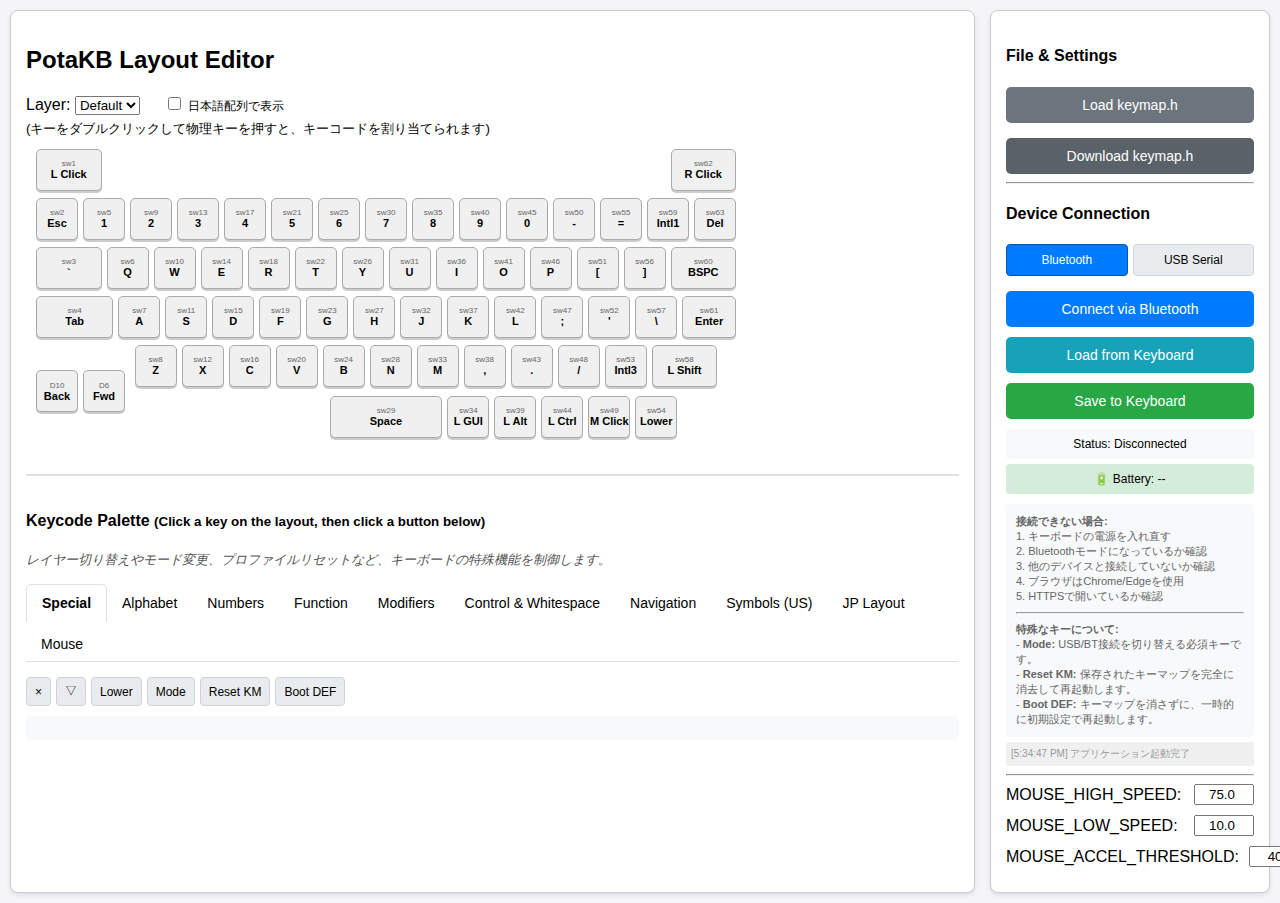
<file: index.html>
<!DOCTYPE html>
<html lang="ja">
<head>
    <meta charset="UTF-8">
    <meta name="viewport" content="width=device-width, initial-scale=1.0, maximum-scale=1.0, user-scalable=no">
    <title>PotaKB Keymap Configurator (Mobile)</title>
    <style>
        * { box-sizing: border-box; }
        body { 
            font-family: -apple-system, BlinkMacSystemFont, "Segoe UI", Roboto, Oxygen, Ubuntu, Cantarell, "Fira Sans", "Droid Sans", "Helvetica Neue", sans-serif; 
            margin: 0;
            padding: 10px;
            background-color: #f4f4f9;
            overflow-x: hidden;
        }
        
        /* デスクトップレイアウト */
        #top-panel { 
            display: flex; 
            gap: 15px; 
            width: 100%; 
            flex-wrap: wrap; 
        }
        
        .config-section { 
            border: 1px solid #ccc; 
            padding: 15px; 
            border-radius: 8px; 
            background-color: #fff; 
            box-shadow: 0 2px 4px rgba(0,0,0,0.1); 
        }
        
        #keyboard-area { flex: 1 1 780px; min-width: 300px; }
        #settings-area { flex: 0 0 280px; min-width: 280px; }
        
        /* モバイル対応 */
        @media (max-width: 768px) {
            body { padding: 5px; }
            
            #top-panel { 
                flex-direction: column;
                gap: 10px;
            }
            
            #keyboard-area, #settings-area {
                flex: 1 1 auto;
                min-width: 100%;
                width: 100%;
            }
            
            .config-section {
                padding: 10px;
            }
            
            h2 { font-size: 18px; margin: 0 0 10px 0; }
            h4 { font-size: 16px; margin: 10px 0 8px 0; }
            
            /* キーボードを横スクロール可能に */
            #keyboard-container {
                overflow-x: auto;
                -webkit-overflow-scrolling: touch;
                padding: 5px;
            }
            
            /* キーのサイズを調整 */
            .key-row { height: 36px; margin-bottom: 4px; }
            .key { 
                height: 34px; 
                font-size: 9px;
                min-width: 34px;
            }
            .key-name { font-size: 7px; }
            
            /* パレットのボタンを大きく */
            .palette-key {
                padding: 8px 10px;
                font-size: 13px;
                min-width: 44px;
                min-height: 44px;
                display: flex;
                align-items: center;
                justify-content: center;
            }
            
            .palette-keys {
                gap: 8px;
            }
            
            /* タブボタンを大きく */
            .tab-button {
                padding: 12px 10px;
                font-size: 13px;
                flex: 1;
            }
            
            #tab-buttons-container {
                display: flex;
                flex-wrap: wrap;
                gap: 5px;
            }
            
            /* ボタンをタッチしやすく */
            button, label[for="file-importer"] {
                padding: 14px 15px;
                font-size: 15px;
                min-height: 48px;
            }
            
            input[type="number"] {
                font-size: 16px;
                padding: 8px;
            }
            
            /* 設定項目を縦並びに */
            .setting-item {
                flex-direction: column;
                align-items: flex-start;
                gap: 5px;
            }
            
            .setting-item input {
                width: 100%;
                margin-left: 0;
            }
            
            /* 接続タブ */
            .connection-tabs {
                flex-direction: column;
            }
            
            .connection-tab {
                padding: 12px;
                font-size: 14px;
            }
            
            /* ヘルプテキスト */
            .bt-help {
                font-size: 12px;
            }
        }
        
        /* 超小型スマホ対応 */
        @media (max-width: 380px) {
            .key { 
                height: 30px; 
                font-size: 8px;
                min-width: 30px;
            }
            .key-row { height: 32px; }
            .key-name { font-size: 6px; }
        }
        
        #keyboard-container { padding: 10px; }
        .key-row { display: flex; gap: 5px; margin-bottom: 5px; align-items: center; position: relative; height: 44px; }
        .key { height: 42px; border: 1px solid #aaa; border-radius: 5px; display: flex; flex-direction: column; align-items: center; justify-content: center; font-size: 11px; cursor: pointer; background-color: #f0f0f0; user-select: none; transition: all 0.2s; box-shadow: 0 2px 0 #ccc; flex-shrink: 0; }
        .key:hover, .key:active { background-color: #dcedff; border-color: #007bff; }
        .key.selected { border-color: #dc3545; background-color: #f8d7da; box-shadow: 0 2px 0 #e49197; outline: 2px solid #dc3545; }
        .key.waiting-capture { background-color: #d4edda; border-color: #28a745; outline: 2px solid #28a745; box-shadow: 0 0 10px rgba(40, 167, 69, 0.5); }
        .key-name { font-size: 8px; color: #666; }
        .key-code { font-weight: bold; }
        #tab-buttons-container { border-bottom: 1px solid #dee2e6; margin-bottom: 10px; }
        .tab-button { background: none; border: none; padding: 10px 15px; cursor: pointer; font-size: 14px; border-radius: 5px 5px 0 0; margin-bottom: -1px; }
        .tab-button.active { background-color: #fff; border: 1px solid #dee2e6; border-bottom: 1px solid #fff; font-weight: bold; }
        .tab-content { display: none; }
        .tab-content.active { display: block; }
        .palette-keys { display: flex; flex-wrap: wrap; gap: 5px; }
        .palette-key { padding: 5px 8px; font-size: 12px; background-color: #e9ecef; border: 1px solid #ced4da; border-radius: 4px; cursor: pointer; }
        .palette-key:hover, .palette-key:active { background-color: #007bff; color: white; border-color: #0056b3; }
        .setting-item { display: flex; justify-content: space-between; align-items: center; margin-bottom: 10px; }
        #settings-container input { width: 60px; text-align: right; margin-left: 10px; }
        button, label[for="file-importer"] { padding: 10px 15px; border-radius: 5px; border: none; cursor: pointer; font-size: 14px; margin-top: 5px; }
        #generate-button { background-color: #5a6268; color: white; width: 100%; }
        label[for="file-importer"] { background-color: #6c757d; color: white; display: block; text-align: center; margin-bottom: 10px; }
        #connect-button, #connect-usb-button { background-color: #007bff; color: white; width: 100%; margin-bottom: 5px; }
        #save-to-keyboard-button { background-color: #28a745; color: white; width: 100%; margin-top: 10px; }
        #load-from-keyboard-button { background-color: #17a2b8; color: white; width: 100%; margin-top: 5px; }
        #connection-status { margin-top: 10px; font-size: 12px; text-align: center; padding: 8px; border-radius: 4px; background-color: #f8f9fa; }
        #battery-info { margin-top: 5px; font-size: 12px; text-align: center; padding: 8px; border-radius: 4px; background-color: #d4edda; }
        input[type="file"] { display: none; }
        .bt-help { font-size: 11px; color: #666; margin-top: 10px; padding: 10px; background-color: #f8f9fa; border-radius: 4px; }
        .debug-info { font-size: 10px; color: #999; margin-top: 5px; padding: 5px; background-color: #f0f0f0; border-radius: 3px; max-height: 100px; overflow-y: auto; }
        #palette-description { font-style: italic; color: #555; margin-top: 10px; margin-bottom: 10px; font-size: 13px; }
        #key-description { min-height: 1.2em; font-size: 12px; color: #333; background-color: #f8f9fa; padding: 5px 8px; border-radius: 4px; margin-top: 10px; }
        .connection-tabs { display: flex; gap: 5px; margin-bottom: 10px; }
        .connection-tab { flex: 1; padding: 8px; background-color: #e9ecef; border: 1px solid #ced4da; border-radius: 4px; cursor: pointer; text-align: center; font-size: 12px; }
        .connection-tab.active { background-color: #007bff; color: white; border-color: #0056b3; }
        #palette-area { margin-top: 20px; border-top: 2px solid #dee2e6; padding-top: 15px; }
    </style>
</head>
<body>
    <div id="top-panel">
        <div id="keyboard-area" class="config-section">
            <h2>PotaKB Layout Editor</h2>
            <div>
                Layer: <select id="layer-selector"><option value="0">Default</option><option value="1">Lower</option></select>
                <label style="margin-left: 20px; font-size: 12px;">
                    <input type="checkbox" id="jis-layout-toggle"> 日本語配列で表示
                </label>
                <small style="display: block; margin-top: 5px;">(キーをダブルクリックして物理キーを押すと、キーコードを割り当てられます)</small>
            </div>
            <div id="keyboard-container"></div>
            
            <div id="palette-area">
                <h4>Keycode Palette <small>(Click a key on the layout, then click a button below)</small></h4>
                <p id="palette-description"></p>
                <div id="tab-buttons-container"></div>
                <div id="tab-content-container"></div>
                <p id="key-description">&nbsp;</p>
            </div>
        </div>
        
        <div id="settings-area" class="config-section">
            <h4>File & Settings</h4>
            <input type="file" id="file-importer" accept=".h">
            <label for="file-importer">Load keymap.h</label>
            <button id="generate-button">Download keymap.h</button>
            <hr>
            <h4>Device Connection</h4>
            <div class="connection-tabs">
                <div class="connection-tab active" data-type="bluetooth">Bluetooth</div>
                <div class="connection-tab" data-type="usb">USB Serial</div>
            </div>
            <div id="bluetooth-section">
                <button id="connect-button">Connect via Bluetooth</button>
            </div>
            <div id="usb-section" style="display: none;">
                <button id="connect-usb-button">Connect via USB Serial</button>
            </div>
            <button id="load-from-keyboard-button" disabled>Load from Keyboard</button>
            <button id="save-to-keyboard-button" disabled>Save to Keyboard</button>
            <div id="connection-status">Status: Disconnected</div>
            <div id="battery-info">🔋 Battery: --</div>
            <div class="bt-help">
                <strong>接続できない場合:</strong><br>
                <span id="bt-help-text">
                1. キーボードの電源を入れ直す<br>
                2. Bluetoothモードになっているか確認<br>
                3. 他のデバイスと接続していないか確認<br>
                4. ブラウザはChrome/Edgeを使用<br>
                5. HTTPSで開いているか確認
                </span>
                <span id="usb-help-text" style="display: none;">
                1. USBケーブルでキーボードを接続<br>
                2. ブラウザはChrome/Edgeを使用<br>
                3. 必要に応じてシリアルポート許可を確認
                </span>
                <hr style="margin: 8px 0;">
                <strong>特殊なキーについて:</strong><br>
                - <strong>Mode:</strong> USB/BT接続を切り替える必須キーです。<br>
                - <strong>Reset KM:</strong> 保存されたキーマップを完全に消去して再起動します。<br>
                - <strong>Boot DEF:</strong> キーマップを消さずに、一時的に初期設定で再起動します。
            </div>
            <div class="debug-info" id="debug-log"></div>
            <hr>
            <div id="settings-container">
                <div class="setting-item"><label>MOUSE_HIGH_SPEED:</label><input type="number" step="0.1" id="MOUSE_HIGH_SPEED"></div>
                <div class="setting-item"><label>MOUSE_LOW_SPEED:</label><input type="number" step="0.1" id="MOUSE_LOW_SPEED"></div>
                <div class="setting-item"><label>MOUSE_ACCEL_THRESHOLD:</label><input type="number" id="MOUSE_ACCEL_THRESHOLD"></div>
            </div>
        </div>
    </div>

<script>
document.addEventListener('DOMContentLoaded', () => {
    const KEYCODES = { "Special": ["KC_NO", "KC_TRNS", "L_LOWER", "SW_USB_BT", "KC_RESET_KM", "KC_REBOOT_DEF"], "Alphabet": [...Array(26)].map((_, i) => `HID_KEY_${String.fromCharCode(65 + i)}`), "Numbers": [...Array(10)].map((_, i) => `HID_KEY_${(i + 1) % 10}`), "Function": [...Array(12)].map((_, i) => `HID_KEY_F${i + 1}`), "Modifiers": ["HID_KEY_CONTROL_LEFT", "HID_KEY_SHIFT_LEFT", "HID_KEY_ALT_LEFT", "HID_KEY_GUI_LEFT", "HID_KEY_CONTROL_RIGHT", "HID_KEY_SHIFT_RIGHT", "HID_KEY_ALT_RIGHT", "HID_KEY_GUI_RIGHT"], "Control & Whitespace": ["HID_KEY_ENTER", "HID_KEY_ESCAPE", "HID_KEY_BACKSPACE", "HID_KEY_DELETE", "HID_KEY_TAB", "HID_KEY_SPACE", "HID_KEY_APPLICATION", "HID_KEY_CAPS_LOCK"], "Navigation": ["HID_KEY_ARROW_RIGHT", "HID_KEY_ARROW_LEFT", "HID_KEY_ARROW_DOWN", "HID_KEY_ARROW_UP", "HID_KEY_INSERT", "HID_KEY_HOME", "HID_KEY_END", "HID_KEY_PAGE_UP", "HID_KEY_PAGE_DOWN", "HID_KEY_PRINT_SCREEN", "HID_KEY_SCROLL_LOCK", "HID_KEY_PAUSE"], "Symbols (US)": ["HID_KEY_MINUS", "HID_KEY_EQUAL", "HID_KEY_BRACKET_LEFT", "HID_KEY_BRACKET_RIGHT", "HID_KEY_BACKSLASH", "HID_KEY_SEMICOLON", "HID_KEY_APOSTROPHE", "HID_KEY_GRAVE", "HID_KEY_COMMA", "HID_KEY_PERIOD", "HID_KEY_SLASH"], "JP Layout": ["HID_KEY_LANG1", "HID_KEY_LANG2", "HID_KEY_INTERNATIONAL1", "HID_KEY_INTERNATIONAL3"], "Mouse": ["KC_MS_BTN1", "KC_MS_BTN2", "KC_MS_BTN3", "KC_MS_BTN4", "KC_MS_BTN5", "KC_MS_UP", "KC_MS_DOWN", "KC_MS_LEFT", "KC_MS_RIGHT"] };
    const CATEGORY_DESCRIPTIONS = { "Special": "レイヤー切り替えやモード変更、プロファイルリセットなど、キーボードの特殊機能を制御します。", "Alphabet": "AからZまでのアルファベットキーです。", "Numbers": "0から9までの数字キーです。", "Function": "F1からF12までのファンクションキーです。", "Modifiers": "Ctrl、Shift、Alt、GUI (Windows/Command) などの修飾キーです。", "Control & Whitespace": "Enter、Esc、スペースキーなど、入力制御や空白に関連するキーです。", "Navigation": "矢印キーやHome、Endなど、カーソル移動やページ操作を行うキーです。", "Symbols (US)": "US配列における一般的な記号キーです。 (, ; [ ]など)", "JP Layout": "日本語配列特有のキーです。(半角/全角、無変換、変換、カタカナひらがな等)", "Mouse": "マウスのクリックやカーソル移動をキーに割り当てます。" };
    const KEYCODE_DESCRIPTIONS = { "KC_NO": "No Action: このキーを押しても何も起こりません。", "KC_TRNS": "Transparent: 下のレイヤーのキーを透過させます。 (レイヤー1以上で有効)", "L_LOWER": "Lower Layer: 押している間、レイヤー1 (Lower) に切り替えます。", "SW_USB_BT": "Mode Switch: USB接続とBluetooth接続を切り替えます。", "KC_RESET_KM": "Reset Keymap: 保存されたカスタムキーマップを完全に消去し、初期状態で再起動します。", "KC_REBOOT_DEF": "Reboot to Default: カスタムキーマップを維持したまま、一時的に初期設定で再起動します。", "HID_KEY_LANG1": "半角/全角・漢字キー (JP)", "HID_KEY_LANG2": "カタカナ・ひらがな・ローマ字キー (JP)", "HID_KEY_INTERNATIONAL1": "¥キー (JP)", "HID_KEY_INTERNATIONAL3": "_ (アンダースコア) キー (JP)" };
    const JIS_KEY_MAP = { 'HID_KEY_GRAVE': '半/全', 'HID_KEY_MINUS': 'ー', 'HID_KEY_EQUAL': '^', 'HID_KEY_BRACKET_LEFT': '@', 'HID_KEY_BRACKET_RIGHT': '[', 'HID_KEY_BACKSLASH': ']', 'HID_KEY_SEMICOLON': ';', 'HID_KEY_APOSTROPHE': ':', 'HID_KEY_INTERNATIONAL1': '¥', 'HID_KEY_INTERNATIONAL3': '\\' };
    const EVENT_CODE_TO_KEYCODE_MAP = { 'KeyA':'HID_KEY_A','KeyB':'HID_KEY_B','KeyC':'HID_KEY_C','KeyD':'HID_KEY_D','KeyE':'HID_KEY_E','KeyF':'HID_KEY_F','KeyG':'HID_KEY_G','KeyH':'HID_KEY_H','KeyI':'HID_KEY_I','KeyJ':'HID_KEY_J','KeyK':'HID_KEY_K','KeyL':'HID_KEY_L','KeyM':'HID_KEY_M','KeyN':'HID_KEY_N','KeyO':'HID_KEY_O','KeyP':'HID_KEY_P','KeyQ':'HID_KEY_Q','KeyR':'HID_KEY_R','KeyS':'HID_KEY_S','KeyT':'HID_KEY_T','KeyU':'HID_KEY_U','KeyV':'HID_KEY_V','KeyW':'HID_KEY_W','KeyX':'HID_KEY_X','KeyY':'HID_KEY_Y','KeyZ':'HID_KEY_Z', 'Digit1':'HID_KEY_1','Digit2':'HID_KEY_2','Digit3':'HID_KEY_3','Digit4':'HID_KEY_4','Digit5':'HID_KEY_5','Digit6':'HID_KEY_6','Digit7':'HID_KEY_7','Digit8':'HID_KEY_8','Digit9':'HID_KEY_9','Digit0':'HID_KEY_0', 'F1':'HID_KEY_F1','F2':'HID_KEY_F2','F3':'HID_KEY_F3','F4':'HID_KEY_F4','F5':'HID_KEY_F5','F6':'HID_KEY_F6','F7':'HID_KEY_F7','F8':'HID_KEY_F8','F9':'HID_KEY_F9','F10':'HID_KEY_F10','F11':'HID_KEY_F11','F12':'HID_KEY_F12', 'Enter':'HID_KEY_ENTER','Escape':'HID_KEY_ESCAPE','Backspace':'HID_KEY_BACKSPACE','Tab':'HID_KEY_TAB','Space':'HID_KEY_SPACE','Minus':'HID_KEY_MINUS','Equal':'HID_KEY_EQUAL','BracketLeft':'HID_KEY_BRACKET_LEFT','BracketRight':'HID_KEY_BRACKET_RIGHT','Backslash':'HID_KEY_BACKSLASH','Semicolon':'HID_KEY_SEMICOLON','Quote':'HID_KEY_APOSTROPHE','Backquote':'HID_KEY_GRAVE','Comma':'HID_KEY_COMMA','Period':'HID_KEY_PERIOD','Slash':'HID_KEY_SLASH', 'CapsLock':'HID_KEY_CAPS_LOCK','ScrollLock':'HID_KEY_SCROLL_LOCK','Pause':'HID_KEY_PAUSE','Insert':'HID_KEY_INSERT','Home':'HID_KEY_HOME','PageUp':'HID_KEY_PAGE_UP','Delete':'HID_KEY_DELETE','End':'HID_KEY_END','PageDown':'HID_KEY_PAGE_DOWN', 'ArrowRight':'HID_KEY_ARROW_RIGHT','ArrowLeft':'HID_KEY_ARROW_LEFT','ArrowDown':'HID_KEY_ARROW_DOWN','ArrowUp':'HID_KEY_ARROW_UP', 'ControlLeft':'HID_KEY_CONTROL_LEFT','ShiftLeft':'HID_KEY_SHIFT_LEFT','AltLeft':'HID_KEY_ALT_LEFT','MetaLeft':'HID_KEY_GUI_LEFT', 'ControlRight':'HID_KEY_CONTROL_RIGHT','ShiftRight':'HID_KEY_SHIFT_RIGHT','AltRight':'HID_KEY_ALT_RIGHT','MetaRight':'HID_KEY_GUI_RIGHT', 'IntlYen': 'HID_KEY_INTERNATIONAL1', 'IntlRo': 'HID_KEY_INTERNATIONAL3' };
    const physical_layout_order_name = [ "sw1", "sw62", "sw2", "sw5", "sw9", "sw13", "sw17", "sw21", "sw25", "sw30", "sw35", "sw40", "sw45", "sw50", "sw55", "sw59", "sw63", "sw3", "sw6", "sw10", "sw14", "sw18", "sw22", "sw26", "sw31", "sw36", "sw41", "sw46", "sw51", "sw56", "sw60", "sw4", "sw7", "sw11", "sw15", "sw19", "sw23", "sw27", "sw32", "sw37", "sw42", "sw47", "sw52", "sw57", "sw61", "sw8", "sw12", "sw16", "sw20", "sw24", "sw28", "sw33", "sw38", "sw43", "sw48", "sw53", "sw58", "sw29", "sw34", "sw39", "sw44", "sw49", "sw54", "D10", "D6" ];
    
    let keymapData = [
      [ 'KC_MS_BTN1', 'KC_MS_BTN2', 'HID_KEY_ESCAPE', 'HID_KEY_1', 'HID_KEY_2', 'HID_KEY_3', 'HID_KEY_4', 'HID_KEY_5', 'HID_KEY_6', 'HID_KEY_7', 'HID_KEY_8', 'HID_KEY_9', 'HID_KEY_0', 'HID_KEY_MINUS', 'HID_KEY_EQUAL', 'HID_KEY_INTERNATIONAL1', 'HID_KEY_DELETE', 'HID_KEY_GRAVE', 'HID_KEY_Q', 'HID_KEY_W', 'HID_KEY_E', 'HID_KEY_R', 'HID_KEY_T', 'HID_KEY_Y', 'HID_KEY_U', 'HID_KEY_I', 'HID_KEY_O', 'HID_KEY_P', 'HID_KEY_BRACKET_LEFT', 'HID_KEY_BRACKET_RIGHT', 'HID_KEY_BACKSPACE', 'HID_KEY_TAB', 'HID_KEY_A', 'HID_KEY_S', 'HID_KEY_D', 'HID_KEY_F', 'HID_KEY_G', 'HID_KEY_H', 'HID_KEY_J', 'HID_KEY_K', 'HID_KEY_L', 'HID_KEY_SEMICOLON', 'HID_KEY_APOSTROPHE', 'HID_KEY_BACKSLASH', 'HID_KEY_ENTER', 'HID_KEY_Z', 'HID_KEY_X', 'HID_KEY_C', 'HID_KEY_V', 'HID_KEY_B', 'HID_KEY_N', 'HID_KEY_M', 'HID_KEY_COMMA', 'HID_KEY_PERIOD', 'HID_KEY_SLASH', 'HID_KEY_INTERNATIONAL3', 'HID_KEY_SHIFT_LEFT', 'HID_KEY_SPACE', 'HID_KEY_GUI_LEFT', 'HID_KEY_ALT_LEFT', 'HID_KEY_CONTROL_LEFT', 'KC_MS_BTN3', 'L_LOWER', 'KC_MS_BTN4', 'KC_MS_BTN5'],
      [ 'KC_TRNS', 'KC_TRNS', 'SW_USB_BT', 'HID_KEY_F1', 'HID_KEY_F2', 'HID_KEY_F3', 'HID_KEY_F4', 'HID_KEY_F5', 'HID_KEY_F6', 'HID_KEY_F7', 'HID_KEY_F8', 'HID_KEY_F9', 'HID_KEY_F10', 'HID_KEY_F11', 'HID_KEY_F12', 'KC_TRNS', 'KC_TRNS', 'KC_TRNS', 'KC_TRNS', 'HID_KEY_ARROW_UP', 'KC_TRNS', 'KC_TRNS', 'KC_TRNS', 'KC_TRNS', 'KC_TRNS', 'KC_TRNS', 'KC_TRNS', 'KC_TRNS', 'KC_TRNS', 'KC_TRNS', 'KC_TRNS', 'KC_TRNS', 'HID_KEY_ARROW_LEFT', 'HID_KEY_ARROW_DOWN', 'HID_KEY_ARROW_RIGHT', 'KC_TRNS', 'KC_TRNS', 'KC_TRNS', 'KC_TRNS', 'KC_TRNS', 'KC_TRNS', 'KC_TRNS', 'KC_TRNS', 'KC_TRNS', 'KC_TRNS', 'HID_KEY_END', 'HID_KEY_HOME', 'HID_KEY_PAGE_UP', 'HID_KEY_PAGE_DOWN', 'KC_TRNS', 'KC_TRNS', 'KC_TRNS', 'KC_TRNS', 'KC_TRNS', 'KC_TRNS', 'KC_TRNS', 'KC_TRNS', 'KC_TRNS', 'KC_TRNS', 'KC_TRNS', 'KC_TRNS', 'KC_TRNS', 'L_LOWER', 'KC_RESET_KM', 'KC_REBOOT_DEF']
    ];

    const KEYCODE_DISPLAY_MAP = {'KC_MS_BTN1': 'L Click', 'KC_MS_BTN2': 'R Click', 'KC_MS_BTN3': 'M Click', 'KC_MS_BTN4': 'Back', 'KC_MS_BTN5': 'Fwd', 'KC_MS_UP': 'M Up', 'KC_MS_DOWN': 'M Down', 'KC_MS_LEFT': 'M Left', 'KC_MS_RIGHT': 'M Right', 'HID_KEY_CONTROL_LEFT': 'L Ctrl', 'HID_KEY_SHIFT_LEFT': 'L Shift', 'HID_KEY_ALT_LEFT': 'L Alt', 'HID_KEY_GUI_LEFT': 'L GUI', 'HID_KEY_CONTROL_RIGHT': 'R Ctrl', 'HID_KEY_SHIFT_RIGHT': 'R Shift', 'HID_KEY_ALT_RIGHT': 'R Alt', 'HID_KEY_GUI_RIGHT': 'R GUI', 'HID_KEY_ENTER': 'Enter', 'HID_KEY_ESCAPE': 'Esc', 'HID_KEY_BACKSPACE': 'BSPC', 'HID_KEY_DELETE': 'Del', 'HID_KEY_TAB': 'Tab', 'HID_KEY_SPACE': 'Space', 'HID_KEY_APPLICATION': 'App', 'HID_KEY_CAPS_LOCK': 'Caps', 'HID_KEY_ARROW_RIGHT': '→', 'HID_KEY_ARROW_LEFT': '←', 'HID_KEY_ARROW_DOWN': '↓', 'HID_KEY_ARROW_UP': '↑', 'HID_KEY_INSERT': 'Ins', 'HID_KEY_HOME': 'Home', 'HID_KEY_END': 'End', 'HID_KEY_PAGE_UP': 'PgUp', 'HID_KEY_PAGE_DOWN': 'PgDn', 'HID_KEY_PRINT_SCREEN': 'PrtSc', 'HID_KEY_SCROLL_LOCK': 'ScLk', 'HID_KEY_PAUSE': 'Pause', 'HID_KEY_MINUS': '-', 'HID_KEY_EQUAL': '=', 'HID_KEY_BRACKET_LEFT': '[', 'HID_KEY_BRACKET_RIGHT': ']', 'HID_KEY_BACKSLASH': '\\', 'HID_KEY_SEMICOLON': ';', 'HID_KEY_APOSTROPHE': "'", 'HID_KEY_GRAVE': '`', 'HID_KEY_COMMA': ',', 'HID_KEY_PERIOD': '.', 'HID_KEY_SLASH': '/', 'KC_TRNS': '▽', 'KC_NO': '×', 'L_LOWER': 'Lower', 'SW_USB_BT': 'Mode', 'KC_RESET_KM': 'Reset KM', 'KC_REBOOT_DEF': 'Boot DEF', 'HID_KEY_LANG1': 'Lang1', 'HID_KEY_LANG2': 'Lang2', 'HID_KEY_INTERNATIONAL1': 'Intl1', 'HID_KEY_INTERNATIONAL3': 'Intl3'};
    const KEYCODE_TO_VALUE_MAP = { "KC_NO": 0, "KC_TRNS": 0, "HID_KEY_A": 4, "HID_KEY_B": 5, "HID_KEY_C": 6, "HID_KEY_D": 7, "HID_KEY_E": 8, "HID_KEY_F": 9, "HID_KEY_G": 10, "HID_KEY_H": 11, "HID_KEY_I": 12, "HID_KEY_J": 13, "HID_KEY_K": 14, "HID_KEY_L": 15, "HID_KEY_M": 16, "HID_KEY_N": 17, "HID_KEY_O": 18, "HID_KEY_P": 19, "HID_KEY_Q": 20, "HID_KEY_R": 21, "HID_KEY_S": 22, "HID_KEY_T": 23, "HID_KEY_U": 24, "HID_KEY_V": 25, "HID_KEY_W": 26, "HID_KEY_X": 27, "HID_KEY_Y": 28, "HID_KEY_Z": 29, "HID_KEY_1": 30, "HID_KEY_2": 31, "HID_KEY_3": 32, "HID_KEY_4": 33, "HID_KEY_5": 34, "HID_KEY_6": 35, "HID_KEY_7": 36, "HID_KEY_8": 37, "HID_KEY_9": 38, "HID_KEY_0": 39, "HID_KEY_ENTER": 40, "HID_KEY_ESCAPE": 41, "HID_KEY_BACKSPACE": 42, "HID_KEY_TAB": 43, "HID_KEY_SPACE": 44, "HID_KEY_MINUS": 45, "HID_KEY_EQUAL": 46, "HID_KEY_BRACKET_LEFT": 47, "HID_KEY_BRACKET_RIGHT": 48, "HID_KEY_BACKSLASH": 49, "HID_KEY_SEMICOLON": 51, "HID_KEY_APOSTROPHE": 52, "HID_KEY_GRAVE": 53, "HID_KEY_COMMA": 54, "HID_KEY_PERIOD": 55, "HID_KEY_SLASH": 56, "HID_KEY_CAPS_LOCK": 57, "HID_KEY_F1": 58, "HID_KEY_F2": 59, "HID_KEY_F3": 60, "HID_KEY_F4": 61, "HID_KEY_F5": 62, "HID_KEY_F6": 63, "HID_KEY_F7": 64, "HID_KEY_F8": 65, "HID_KEY_F9": 66, "HID_KEY_F10": 67, "HID_KEY_F11": 68, "HID_KEY_F12": 69, "HID_KEY_PRINT_SCREEN": 70, "HID_KEY_SCROLL_LOCK": 71, "HID_KEY_PAUSE": 72, "HID_KEY_INSERT": 73, "HID_KEY_HOME": 74, "HID_KEY_PAGE_UP": 75, "HID_KEY_DELETE": 76, "HID_KEY_END": 77, "HID_KEY_PAGE_DOWN": 78, "HID_KEY_ARROW_RIGHT": 79, "HID_KEY_ARROW_LEFT": 80, "HID_KEY_ARROW_DOWN": 81, "HID_KEY_ARROW_UP": 82, "HID_KEY_CONTROL_LEFT": 224, "HID_KEY_SHIFT_LEFT": 225, "HID_KEY_ALT_LEFT": 226, "HID_KEY_GUI_LEFT": 227, "HID_KEY_CONTROL_RIGHT": 228, "HID_KEY_SHIFT_RIGHT": 229, "HID_KEY_ALT_RIGHT": 230, "HID_KEY_GUI_RIGHT": 231, "HID_KEY_APPLICATION": 101, "HID_KEY_LANG1": 144, "HID_KEY_LANG2": 145, "HID_KEY_INTERNATIONAL1": 135, "HID_KEY_INTERNATIONAL3": 137, "KC_MS_UP": 513, "KC_MS_DOWN": 514, "KC_MS_LEFT": 515, "KC_MS_RIGHT": 516, "KC_MS_BTN1": 517, "KC_MS_BTN2": 518, "KC_MS_BTN3": 519, "KC_MS_BTN4": 520, "KC_MS_BTN5": 521, "L_LOWER": 769, "SW_USB_BT": 1025, "KC_RESET_KM": 1281, "KC_REBOOT_DEF": 1282 };
    
    const VALUE_TO_KEYCODE_MAP = {};
    for (const [key, value] of Object.entries(KEYCODE_TO_VALUE_MAP)) {
        if (value !== 0 || key === "KC_NO") {
            VALUE_TO_KEYCODE_MAP[value] = key;
        }
    }
    
    const KEYMAP_SERVICE_UUID = 'adaf0001-c332-42a8-93bd-25e905756cb8';
    const KEYMAP_CHAR_UUID = 'adaf0002-c332-42a8-93bd-25e905756cb8';
    const BATTERY_SERVICE_UUID = '0000180f-0000-1000-8000-00805f9b34fb';
    const BATTERY_CHAR_UUID = '00002a19-0000-1000-8000-00805f9b34fb';
    
    let currentLayer = 0; 
    let selectedKeyIndices = new Set(); 
    let keymapCharacteristic = null; 
    let batteryCharacteristic = null;
    let bluetoothDevice = null;
    let serialPort = null;
    let isWaitingForKeypress = false; 
    let targetKeyIndexForCapture = null;
    let connectionType = null;
    let batteryCheckInterval = null;
    
    const keyboardContainer = document.getElementById('keyboard-container');
    const layerSelector = document.getElementById('layer-selector');
    const generateButton = document.getElementById('generate-button');
    const fileImporter = document.getElementById('file-importer');
    const tabButtonsContainer = document.getElementById('tab-buttons-container');
    const tabContentContainer = document.getElementById('tab-content-container');
    const paletteDescription = document.getElementById('palette-description');
    const keyDescription = document.getElementById('key-description');
    const connectButton = document.getElementById('connect-button');
    const connectUsbButton = document.getElementById('connect-usb-button');
    const saveToKeyboardButton = document.getElementById('save-to-keyboard-button');
    const loadFromKeyboardButton = document.getElementById('load-from-keyboard-button');
    const connectionStatus = document.getElementById('connection-status');
    const batteryInfo = document.getElementById('battery-info');
    const debugLog = document.getElementById('debug-log');
    const jisLayoutToggle = document.getElementById('jis-layout-toggle');

    function addDebugLog(message) { 
        const timestamp = new Date().toLocaleTimeString(); 
        debugLog.innerHTML = `[${timestamp}] ${message}<br>` + debugLog.innerHTML; 
    }
    
    function startBatteryMonitoring() {
        if (batteryCheckInterval) {
            clearInterval(batteryCheckInterval);
        }
        
        getBatteryLevel();
        
        batteryCheckInterval = setInterval(() => {
            if (connectionType === 'bluetooth' || connectionType === 'usb') {
                getBatteryLevel();
            }
        }, 30000);
    }
    
    function stopBatteryMonitoring() {
        if (batteryCheckInterval) {
            clearInterval(batteryCheckInterval);
            batteryCheckInterval = null;
        }
    }
    
    async function getBatteryLevel() {
        if (!serialPort && !batteryCharacteristic && connectionType !== 'bluetooth') {
            return;
        }
        
        try {
            if (connectionType === 'bluetooth') {
                if (batteryCharacteristic) {
                    const batteryValue = await batteryCharacteristic.readValue();
                    const batteryLevel = batteryValue.getUint8(0);
                    batteryInfo.textContent = `🔋 Battery: ${batteryLevel}%`;
                }
            } else if (connectionType === 'usb' && serialPort) {
                const writer = serialPort.writable.getWriter();
                const encoder = new TextEncoder();
                await writer.write(encoder.encode('GET_BATTERY\n'));
                writer.releaseLock();
                
                const reader = serialPort.readable.getReader();
                const decoder = new TextDecoder();
                let response = '';
                const timeout = setTimeout(() => {
                    reader.cancel();
                }, 2000);
                
                try {
                    while (true) {
                        const { value, done } = await reader.read();
                        if (done) break;
                        response += decoder.decode(value, { stream: true });
                        if (response.includes('BATTERY:')) {
                            clearTimeout(timeout);
                            break;
                        }
                    }
                } catch (e) {
                    addDebugLog('バッテリー読み取りタイムアウト');
                } finally {
                    reader.releaseLock();
                }
                
                const match = response.match(/BATTERY:(\d+)/);
                if (match) {
                    const batteryLevel = parseInt(match[1]);
                    batteryInfo.textContent = `🔋 Battery: ${batteryLevel}%`;
                }
            }
        } catch (error) {
            addDebugLog('バッテリー取得エラー: ' + error.message);
        }
    }
    
    document.querySelectorAll('.connection-tab').forEach(tab => {
        tab.addEventListener('click', () => {
            const type = tab.dataset.type;
            document.querySelectorAll('.connection-tab').forEach(t => t.classList.remove('active'));
            tab.classList.add('active');
            
            if (type === 'bluetooth') {
                document.getElementById('bluetooth-section').style.display = 'block';
                document.getElementById('usb-section').style.display = 'none';
                document.getElementById('bt-help-text').style.display = 'block';
                document.getElementById('usb-help-text').style.display = 'none';
            } else {
                document.getElementById('bluetooth-section').style.display = 'none';
                document.getElementById('usb-section').style.display = 'block';
                document.getElementById('bt-help-text').style.display = 'none';
                document.getElementById('usb-help-text').style.display = 'block';
            }
        });
    });
    
    function getDisplayKeycode(keycode) {
        const useJisLayout = jisLayoutToggle.checked;
        if (useJisLayout && JIS_KEY_MAP[keycode]) { return JIS_KEY_MAP[keycode]; }
        if (KEYCODE_DISPLAY_MAP[keycode]) { return KEYCODE_DISPLAY_MAP[keycode]; }
        if (keycode.startsWith('HID_KEY_')) {
            const key = keycode.replace('HID_KEY_', '');
            if (key.startsWith('F') && !isNaN(key.substring(1))) { return key; }
            return key.length === 1 ? key : key.charAt(0);
        }
        return keycode;
    }
    
    function renderKeyboard() {
        const physicalLayoutJSON = [ [{"w":1.5},"sw1",{"x":12,"w":1.5},"sw62"], ["sw2","sw5","sw9","sw13","sw17","sw21","sw25","sw30","sw35","sw40","sw45","sw50","sw55","sw59","sw63"], [{"w":1.5},"sw3","sw6","sw10","sw14","sw18","sw22","sw26","sw31","sw36","sw41","sw46","sw51","sw56",{"w":1.5},"sw60"], [{"w":1.75},"sw4","sw7","sw11","sw15","sw19","sw23","sw27","sw32","sw37","sw42","sw47","sw52","sw57",{"w":1.25},"sw61"], [{"x":2.1},"sw8","sw12","sw16","sw20","sw24","sw28","sw33","sw38","sw43","sw48","sw53",{"w":1.5},"sw58"], [{"y":-0.5},"D10","D6"], [{"y":-0.5,"x":6.25,"w":2.5},"sw29","sw34","sw39","sw44","sw49","sw54"] ];
        keyboardContainer.innerHTML = '';
        const baseKeySize = 42; const baseGap = 5;
        physicalLayoutJSON.forEach(rowItems => {
            const row = document.createElement('div'); row.className = 'key-row';
            let currentProps = { w: 1, x: 0, y: 0 };
            rowItems.forEach(item => {
                if (typeof item === 'object' && item !== null) {
                    Object.assign(currentProps, item);
                    if (currentProps.y !== 0) { row.style.marginTop = `${currentProps.y * (baseKeySize + baseGap)}px`; }
                } else if (typeof item === 'string') {
                    const keyName = item;
                    const keyIndex = physical_layout_order_name.indexOf(keyName);
                    if (keyIndex === -1) { return; }
                    const keycode = keymapData[currentLayer][keyIndex];
                    const keyEl = document.createElement('div'); keyEl.className = 'key'; keyEl.dataset.index = keyIndex;
                    if (selectedKeyIndices.has(keyIndex)) { keyEl.classList.add('selected'); }
                    const codeEl = document.createElement('div'); codeEl.className = 'key-code';
                    if (isWaitingForKeypress && keyIndex === targetKeyIndexForCapture) {
                        keyEl.classList.add('waiting-capture');
                        codeEl.textContent = 'PRESS KEY';
                    } else {
                        codeEl.textContent = getDisplayKeycode(keycode);
                    }
                    keyEl.style.width = `${baseKeySize * currentProps.w + baseGap * (currentProps.w - 1)}px`;
                    if (currentProps.x > 0) { keyEl.style.marginLeft = `${currentProps.x * (baseKeySize + baseGap)}px`; }
                    const nameEl = document.createElement('div'); nameEl.className = 'key-name'; nameEl.textContent = keyName;
                    keyEl.appendChild(nameEl); keyEl.appendChild(codeEl);
                    keyEl.addEventListener('click', (e) => { const idx = parseInt(e.currentTarget.dataset.index); if (e.ctrlKey || e.metaKey) { selectedKeyIndices.has(idx) ? selectedKeyIndices.delete(idx) : selectedKeyIndices.add(idx); } else { selectedKeyIndices.clear(); selectedKeyIndices.add(idx); } renderKeyboard(); });
                    keyEl.addEventListener('dblclick', (e) => { const idx = parseInt(e.currentTarget.dataset.index); isWaitingForKeypress = true; targetKeyIndexForCapture = idx; renderKeyboard(); });
                    row.appendChild(keyEl);
                    currentProps = { w: 1, x: 0, y: currentProps.y };
                }
            });
            keyboardContainer.appendChild(row);
        });
    }

    function renderPalette() {
        tabButtonsContainer.innerHTML = ''; tabContentContainer.innerHTML = '';
        Object.keys(KEYCODES).forEach((category, idx) => {
            const btn = document.createElement('button'); btn.className = 'tab-button'; btn.textContent = category;
            if (idx === 0) { btn.classList.add('active'); paletteDescription.textContent = CATEGORY_DESCRIPTIONS[category]; }
            btn.addEventListener('click', () => { document.querySelectorAll('.tab-button').forEach(b => b.classList.remove('active')); document.querySelectorAll('.tab-content').forEach(c => c.classList.remove('active')); btn.classList.add('active'); document.getElementById(`tab-${idx}`).classList.add('active'); paletteDescription.textContent = CATEGORY_DESCRIPTIONS[category]; });
            tabButtonsContainer.appendChild(btn);
            const content = document.createElement('div'); content.className = 'tab-content'; content.id = `tab-${idx}`;
            if (idx === 0) content.classList.add('active');
            const keysContainer = document.createElement('div'); keysContainer.className = 'palette-keys';
            KEYCODES[category].forEach(keycode => {
                const keyBtn = document.createElement('button'); keyBtn.className = 'palette-key'; keyBtn.textContent = getDisplayKeycode(keycode); keyBtn.title = keycode;
                keyBtn.addEventListener('mouseenter', () => { keyDescription.innerHTML = KEYCODE_DESCRIPTIONS[keycode] || '&nbsp;'; });
                keyBtn.addEventListener('mouseleave', () => { keyDescription.innerHTML = '&nbsp;'; });
                keyBtn.addEventListener('click', () => { if (selectedKeyIndices.size === 0) { alert('Please select at least one key on the layout first!'); return; } selectedKeyIndices.forEach(idx => { keymapData[currentLayer][idx] = keycode; }); renderKeyboard(); });
                keysContainer.appendChild(keyBtn);
            });
            content.appendChild(keysContainer);
            tabContentContainer.appendChild(content);
        });
    }

    function handleKeyCapture(e) {
        if (!isWaitingForKeypress) return;
        e.preventDefault();
        if (e.code === 'Escape') { isWaitingForKeypress = false; targetKeyIndexForCapture = null; renderKeyboard(); return; }
        const mappedKeycode = EVENT_CODE_TO_KEYCODE_MAP[e.code];
        if (mappedKeycode) { keymapData[currentLayer][targetKeyIndexForCapture] = mappedKeycode; } 
        else { console.warn(`Unsupported key captured: ${e.code}`); alert(`このキー (${e.code}) はサポートされていません。`); }
        isWaitingForKeypress = false; targetKeyIndexForCapture = null; renderKeyboard();
    }
    
    function generateFile() {
        const highSpeed = document.getElementById('MOUSE_HIGH_SPEED').value;
        const lowSpeed = document.getElementById('MOUSE_LOW_SPEED').value;
        const accel = document.getElementById('MOUSE_ACCEL_THRESHOLD').value;
        let fileContent = `// =========================================================================\n// ★★★ あなたが編集するのは、このファイルだけ! ★★★\n// =========================================================================\n\n#include <Adafruit_TinyUSB.h>\n\n// --- アナログスティック設定 (黄金設定) ---\n#define STICK_CENTER_X       470\n#define STICK_CENTER_Y       470\n#define STICK_DEADZONE       75\n#define MOUSE_HIGH_SPEED     ${highSpeed}f // ★ 最高速度\n#define MOUSE_LOW_SPEED      ${lowSpeed}f  // ★ 低速ゾーンの最高速度\n#define SMOOTHING_SAMPLES    2\n#define MOUSE_ACCEL_THRESHOLD ${accel} // ★ 低速ゾーンが終わる傾き\n\n// --- キーマトリクス設定 ---\n#define ROWS 8\n#define COLS 8\n#define LAYOUT_KEY_COUNT 65\n\n// --- カスタムキーコード定義 ---\n#define KC_MS_UP         0x201\n#define KC_MS_DOWN       0x202\n#define KC_MS_LEFT       0x203\n#define KC_MS_RIGHT      0x204\n#define KC_MS_BTN1       0x205 // 左クリック\n#define KC_MS_BTN2       0x206 // 右クリック\n#define KC_MS_BTN3       0x207 // 中クリック\n#define KC_MS_BTN4       0x208 // 戻る\n#define KC_MS_BTN5       0x209 // 進む\n#define MOUSE_MOVE_SPEED 8\n#define KC_NO            0x000\n#define SW_USB_BT        0x401\n\n#define KC_RESET_KM      0x501\n#define KC_REBOOT_DEF    0x502\n\n// JP Keyboard specific keycodes\n#ifndef HID_KEY_INTERNATIONAL1\n  #define HID_KEY_INTERNATIONAL1 0x87\n#endif\n#ifndef HID_KEY_INTERNATIONAL3\n  #define HID_KEY_INTERNATIONAL3 0x89\n#endif\n#ifndef HID_KEY_LANG1\n  #define HID_KEY_LANG1 0x90\n#endif\n#ifndef HID_KEY_LANG2\n  #define HID_KEY_LANG2 0x91\n#endif\n\n// レイヤー機能用\n#define NUM_LAYERS 2\n#define L_LOWER    0x301\n#define KC_TRNS    0x000\n\n\n// --- キーマップレイアウト定義 ---\nconst uint16_t layout[NUM_LAYERS][LAYOUT_KEY_COUNT] = {\n`;
        keymapData.forEach((layer, layerIndex) => {
            fileContent += `  // [${layerIndex}] = ${layerIndex === 0 ? 'Default Layer' : 'Lower Layer (Fnキーを押している間)'}\n  {\n`;
            let logical_layer = layer;
            let keyIdx = 0;
            const createRow = (count, comment) => {
                fileContent += `    // ${comment}\n    `;
                fileContent += logical_layer.slice(keyIdx, keyIdx + count).join(', ') + ',\n';
                keyIdx += count;
            };
            const row_counts = { '1段目': 2, '2段目': 15, '3段目': 14, '4段目': 14, '5段目': 12, '6段目': 6, '直接接続キー': 2 };
            for(const [comment, count] of Object.entries(row_counts)) {
                createRow(count, comment);
            }
            fileContent += '  }';
            fileContent += (layerIndex < keymapData.length - 1) ? ',\n\n' : '\n';
        });
        fileContent += `};\n`;
        const blob = new Blob([fileContent], { type: 'text/plain' });
        const a = document.createElement('a');
        a.href = URL.createObjectURL(blob);
        a.download = 'keymap.h';
        a.click();
        URL.revokeObjectURL(a.href);
    }
    
    function parseKeymapH(content) { 
        try { 
            const mouseHighMatch = content.match(/#define\s+MOUSE_HIGH_SPEED\s+([\d.]+)f?/); 
            const mouseLowMatch = content.match(/#define\s+MOUSE_LOW_SPEED\s+([\d.]+)f?/); 
            const mouseAccelMatch = content.match(/#define\s+MOUSE_ACCEL_THRESHOLD\s+(\d+)/); 
            if (mouseHighMatch) document.getElementById('MOUSE_HIGH_SPEED').value = mouseHighMatch[1]; 
            if (mouseLowMatch) document.getElementById('MOUSE_LOW_SPEED').value = mouseLowMatch[1]; 
            if (mouseAccelMatch) document.getElementById('MOUSE_ACCEL_THRESHOLD').value = mouseAccelMatch[1]; 
            const keymapMatch = content.match(/const\s+uint16_t\s+layout\[.*?\]\[.*?\]\s*=\s*{([\s\S]*?)};/); 
            if (!keymapMatch) throw new Error("Could not find 'layout' array."); 
            let layersContent = keymapMatch[1]; 
            layersContent = layersContent.replace(/\/\*[\s\S]*?\*\/|\/\/.*/g, ''); 
            const layerMatches = layersContent.match(/{[^}]+}/g); 
            if (!layerMatches || layerMatches.length < 2) throw new Error("Could not parse layers."); 
            keymapData = layerMatches.map(layerStr => { 
                const logical_keycodes = layerStr.replace(/{|}/g, '').split(',').map(s => s.trim()).filter(s => s.length > 0); 
                if (logical_keycodes.length !== 65) throw new Error(`Incorrect number of keys found in a layer: ${logical_keycodes.length}`); 
                return logical_keycodes; 
            }); 
            renderKeyboard(); 
            alert('Keymap loaded successfully!'); 
        } catch (error) { 
            alert('Error parsing file: ' + error.message); 
            console.error(error); 
        } 
    }
    
    async function connectBluetooth() { 
        if (!navigator.bluetooth) { 
            alert('このブラウザはWeb Bluetoothに対応していません。Chrome/Edgeをご使用ください。'); 
            return; 
        } 
        try { 
            addDebugLog('BT接続開始...'); 
            connectionStatus.textContent = 'Status: デバイス選択中...'; 
            const options = { 
                acceptAllDevices: false, 
                filters: [ { name: 'PotaKB' }, { namePrefix: 'Pota' } ], 
                optionalServices: [ KEYMAP_SERVICE_UUID, BATTERY_SERVICE_UUID ] 
            }; 
            bluetoothDevice = await navigator.bluetooth.requestDevice(options); 
            bluetoothDevice.addEventListener('gattserverdisconnected', () => { 
                connectionStatus.textContent = 'Status: 切断されました'; 
                keymapCharacteristic = null; 
                batteryCharacteristic = null;
                bluetoothDevice = null; 
                connectionType = null;
                saveToKeyboardButton.disabled = true; 
                loadFromKeyboardButton.disabled = true;
                connectButton.textContent = 'Connect via Bluetooth'; 
                connectButton.style.backgroundColor = '#007bff';
                stopBatteryMonitoring();
            }); 
            connectionStatus.textContent = 'Status: 接続中...'; 
            const server = await bluetoothDevice.gatt.connect(); 
            const keymapService = await server.getPrimaryService(KEYMAP_SERVICE_UUID); 
            keymapCharacteristic = await keymapService.getCharacteristic(KEYMAP_CHAR_UUID); 
            
            try {
                const batteryService = await server.getPrimaryService(BATTERY_SERVICE_UUID);
                batteryCharacteristic = await batteryService.getCharacteristic(BATTERY_CHAR_UUID);
                
                batteryCharacteristic.addEventListener('characteristicvaluechanged', (event) => {
                    const value = event.target.value.getUint8(0);
                    batteryInfo.textContent = `🔋 Battery: ${value}%`;
                });
                await batteryCharacteristic.startNotifications();
            } catch (e) {
                addDebugLog('バッテリー情報取得不可');
            }
            
            connectionStatus.textContent = `Status: 接続成功! (${bluetoothDevice.name})`; 
            connectionType = 'bluetooth';
            saveToKeyboardButton.disabled = false; 
            loadFromKeyboardButton.disabled = false;
            connectButton.textContent = '接続済み'; 
            connectButton.style.backgroundColor = '#28a745';
            startBatteryMonitoring();
        } catch(error) { 
            connectionStatus.textContent = 'Status: 接続失敗 - ' + error.message; 
            addDebugLog('BT接続エラー: ' + error.message);
        } 
    }
    
    async function connectUSB() {
        if (!('serial' in navigator)) {
            alert('このブラウザはWeb Serial APIに対応していません。Chrome/Edgeをご使用ください。');
            return;
        }
        try {
            addDebugLog('USB接続開始...');
            connectionStatus.textContent = 'Status: ポート選択中...';
            
            if (serialPort) {
                try {
                    await serialPort.close();
                } catch(e) {
                    addDebugLog('既存ポートクローズ: ' + e.message);
                }
                serialPort = null;
            }
            
            serialPort = await navigator.serial.requestPort();
            
            connectionStatus.textContent = 'Status: ポートオープン中...';
            addDebugLog('ボーレート115200で接続試行...');
            
            await serialPort.open({ 
                baudRate: 115200,
                dataBits: 8,
                stopBits: 1,
                parity: 'none',
                bufferSize: 4096,
                flowControl: 'none'
            });
            
            await new Promise(resolve => setTimeout(resolve, 500));
            
            connectionStatus.textContent = 'Status: USB接続成功!';
            connectionType = 'usb';
            saveToKeyboardButton.disabled = false;
            loadFromKeyboardButton.disabled = false;
            connectUsbButton.textContent = '接続済み';
            connectUsbButton.style.backgroundColor = '#28a745';
            addDebugLog('USB接続完了');
            startBatteryMonitoring();
            
            serialPort.addEventListener('disconnect', () => {
                connectionStatus.textContent = 'Status: USB切断されました';
                serialPort = null;
                connectionType = null;
                saveToKeyboardButton.disabled = true;
                loadFromKeyboardButton.disabled = true;
                connectUsbButton.textContent = 'Connect via USB Serial';
                connectUsbButton.style.backgroundColor = '#007bff';
                addDebugLog('USB切断');
                stopBatteryMonitoring();
            });
            
        } catch(error) {
            let errorMsg = error.message;
            let helpText = '';
            
            if (errorMsg.includes('Failed to open')) {
                helpText = '\n\n対処法:\n1. Arduino IDEなどのシリアルモニタを閉じてください\n2. 他のアプリでポートを使用していないか確認\n3. デバイスを再接続してみてください';
            }
            
            connectionStatus.textContent = 'Status: USB接続失敗';
            addDebugLog('USB接続エラー: ' + error.message);
            alert('USB接続に失敗しました: ' + errorMsg + helpText);
        }
    }
    
    async function loadFromKeyboard() {
        if (!keymapCharacteristic && !serialPort) {
            alert('先にデバイスに接続してください!');
            return;
        }
        
        try {
            connectionStatus.textContent = 'Status: 読み込み中...';
            let data;
            
            if (connectionType === 'bluetooth') {
                addDebugLog('BT経由でキーマップ読み込み開始...');
                const dataValue = await keymapCharacteristic.readValue();
                data = dataValue;
                addDebugLog(`BT読み込み完了: ${data.byteLength} bytes`);
                
                if (data.byteLength === 0) {
                    throw new Error('キーマップデータが空です。キーボードを再起動してから再試行してください。');
                }
            } else if (connectionType === 'usb') {
                addDebugLog('USB経由でキーマップ読み込み開始...');
                const writer = serialPort.writable.getWriter();
                const encoder = new TextEncoder();
                await writer.write(encoder.encode('READ_KEYMAP\n'));
                writer.releaseLock();
                addDebugLog('READ_KEYMAPコマンド送信完了');
                
                await new Promise(resolve => setTimeout(resolve, 200));
                
                const reader = serialPort.readable.getReader();
                const chunks = [];
                const expectedBytes = 65 * 2 * 2;
                let totalReceived = 0;
                
                const timeout = setTimeout(() => {
                    reader.cancel();
                }, 5000);
                
                while (totalReceived < expectedBytes) {
                    const { value, done } = await reader.read();
                    if (done) break;
                    chunks.push(value);
                    totalReceived += value.length;
                    addDebugLog(`受信中: ${totalReceived}/${expectedBytes} bytes`);
                }
                clearTimeout(timeout);
                reader.releaseLock();
                
                const allData = new Uint8Array(totalReceived);
                let offset = 0;
                for (const chunk of chunks) {
                    allData.set(chunk, offset);
                    offset += chunk.length;
                }
                data = new DataView(allData.buffer);
                addDebugLog(`USB読み込み完了: ${data.byteLength} bytes`);
            }
            
            if (data.byteLength < 260) {
                throw new Error(`データサイズが不足しています (${data.byteLength} bytes)`);
            }
            
            const newKeymapData = [[], []];
            for (let layer = 0; layer < 2; layer++) {
                for (let key = 0; key < 65; key++) {
                    const offset = (layer * 65 + key) * 2;
                    const value = data.getUint16(offset, true);
                    const keycode = VALUE_TO_KEYCODE_MAP[value] || 'KC_NO';
                    newKeymapData[layer].push(keycode);
                }
            }
            
            keymapData = newKeymapData;
            renderKeyboard();
            connectionStatus.textContent = 'Status: 読み込み完了!';
            alert('✓ キーマップの読み込みに成功しました!');
            addDebugLog('キーマップ読み込み完了');
        } catch(error) {
            alert('読み込みに失敗しました: ' + error.message);
            connectionStatus.textContent = 'Status: ' + error.message;
            addDebugLog('読み込みエラー: ' + error.message);
        }
    }
    
    async function saveToKeyboardViaBluetooth() { 
        if (!keymapCharacteristic && !serialPort) { 
            alert('先にデバイスに接続してください!'); 
            return; 
        } 
        let modeSwitchFound = false; 
        let resetKmFound = false; 
        let rebootDefFound = false; 
        keymapData.forEach(layer => { 
            layer.forEach(keycode => { 
                if (keycode === 'SW_USB_BT') modeSwitchFound = true; 
                if (keycode === 'KC_RESET_KM') resetKmFound = true; 
                if (keycode === 'KC_REBOOT_DEF') rebootDefFound = true; 
            }); 
        }); 
        if (!modeSwitchFound) { 
            alert("エラー: 'Mode'キー (SW_USB_BT) がキーマップに配置されていません。\n\nUSB/BTの切り替えができなくなるため、書き込みを中止します。"); 
            return; 
        } 
        if (!resetKmFound && !rebootDefFound) { 
            if (!confirm("警告:\nキーマップをリセットする手段が配置されていません。このまま書き込みますか?\n\n- Reset KM (プロファイル完全消去)\n- Boot DEF (一時的に初期設定で起動)")) { 
                return; 
            } 
        } 
        if (!confirm('キーボードにキーマップを書き込みます。書き込み後、キーボードは自動的に再起動します。\n\n続行しますか?')) { 
            return; 
        } 
        try { 
            connectionStatus.textContent = 'Status: 書き込み中... (0%)'; 
            saveToKeyboardButton.disabled = true; 
            const data = convertKeymapToBytes(keymapData); 
            
            if (connectionType === 'bluetooth') {
                const CHUNK_SIZE = 20; 
                const totalChunks = Math.ceil(data.byteLength / CHUNK_SIZE); 
                for (let i = 0; i < totalChunks; i++) { 
                    const offset = i * CHUNK_SIZE; 
                    const chunk = data.slice(offset, offset + CHUNK_SIZE); 
                    await keymapCharacteristic.writeValueWithoutResponse(chunk); 
                    const progress = Math.round(((i + 1) / totalChunks) * 100); 
                    connectionStatus.textContent = `Status: 書き込み中... (${progress}%)`; 
                    await new Promise(resolve => setTimeout(resolve, 20)); 
                }
            } else if (connectionType === 'usb') {
                const writer = serialPort.writable.getWriter();
                const encoder = new TextEncoder();
                await writer.write(encoder.encode('WRITE_KEYMAP\n'));
                
                await new Promise(resolve => setTimeout(resolve, 100));
                
                const CHUNK_SIZE = 64;
                const totalChunks = Math.ceil(data.byteLength / CHUNK_SIZE);
                const dataArray = new Uint8Array(data);
                
                for (let i = 0; i < totalChunks; i++) {
                    const offset = i * CHUNK_SIZE;
                    const chunk = dataArray.slice(offset, offset + CHUNK_SIZE);
                    await writer.write(chunk);
                    const progress = Math.round(((i + 1) / totalChunks) * 100);
                    connectionStatus.textContent = `Status: 書き込み中... (${progress}%)`;
                    await new Promise(resolve => setTimeout(resolve, 10));
                }
                writer.releaseLock();
            }
            
            connectionStatus.textContent = 'Status: 書き込み完了! キーボードが再起動します'; 
            alert('✓ キーマップの保存に成功しました!\n\nキーボードが再起動します。\n数秒後に再接続してください。'); 
            setTimeout(() => { 
                if (bluetoothDevice && bluetoothDevice.gatt.connected) { 
                    bluetoothDevice.gatt.disconnect(); 
                }
                if (serialPort) {
                    serialPort.close();
                    serialPort = null;
                    connectionType = null;
                    saveToKeyboardButton.disabled = true;
                    loadFromKeyboardButton.disabled = true;
                    connectUsbButton.textContent = 'Connect via USB Serial';
                    connectUsbButton.style.backgroundColor = '#007bff';
                }
                stopBatteryMonitoring();
            }, 1000); 
        } catch (error) { 
            alert('書き込みに失敗しました: ' + error.message); 
            connectionStatus.textContent = 'Status: ' + error.message; 
            saveToKeyboardButton.disabled = false; 
            addDebugLog('書き込みエラー: ' + error.message);
        } 
    }
    
    function convertKeymapToBytes(stringKeymap) { 
        const totalKeys = 2 * 65; 
        const buffer = new ArrayBuffer(totalKeys * 2); 
        const view = new DataView(buffer); 
        let offset = 0; 
        stringKeymap.forEach(layer => { 
            layer.forEach(keycodeStr => { 
                const value = KEYCODE_TO_VALUE_MAP[keycodeStr] !== undefined ? KEYCODE_TO_VALUE_MAP[keycodeStr] : 0; 
                view.setUint16(offset, value, true); 
                offset += 2; 
            }); 
        }); 
        return buffer; 
    }
    
    layerSelector.addEventListener('change', (e) => { currentLayer = parseInt(e.target.value); selectedKeyIndices.clear(); renderKeyboard(); });
    generateButton.addEventListener('click', generateFile);
    fileImporter.addEventListener('change', (e) => { const file = e.target.files[0]; if (!file) return; const reader = new FileReader(); reader.onload = (event) => { parseKeymapH(event.target.result); }; reader.readAsText(file); e.target.value = ''; });
    connectButton.addEventListener('click', connectBluetooth);
    connectUsbButton.addEventListener('click', connectUSB);
    saveToKeyboardButton.addEventListener('click', saveToKeyboardViaBluetooth);
    loadFromKeyboardButton.addEventListener('click', loadFromKeyboard);
    jisLayoutToggle.addEventListener('change', renderKeyboard);
    document.addEventListener('keydown', handleKeyCapture);

    renderPalette();
    renderKeyboard();
    
    document.getElementById('MOUSE_HIGH_SPEED').value = "75.0";
    document.getElementById('MOUSE_LOW_SPEED').value = "10.0";
    document.getElementById('MOUSE_ACCEL_THRESHOLD').value = "400";
    
    addDebugLog('アプリケーション起動完了');
});
</script>
</body>
</html>
</file>
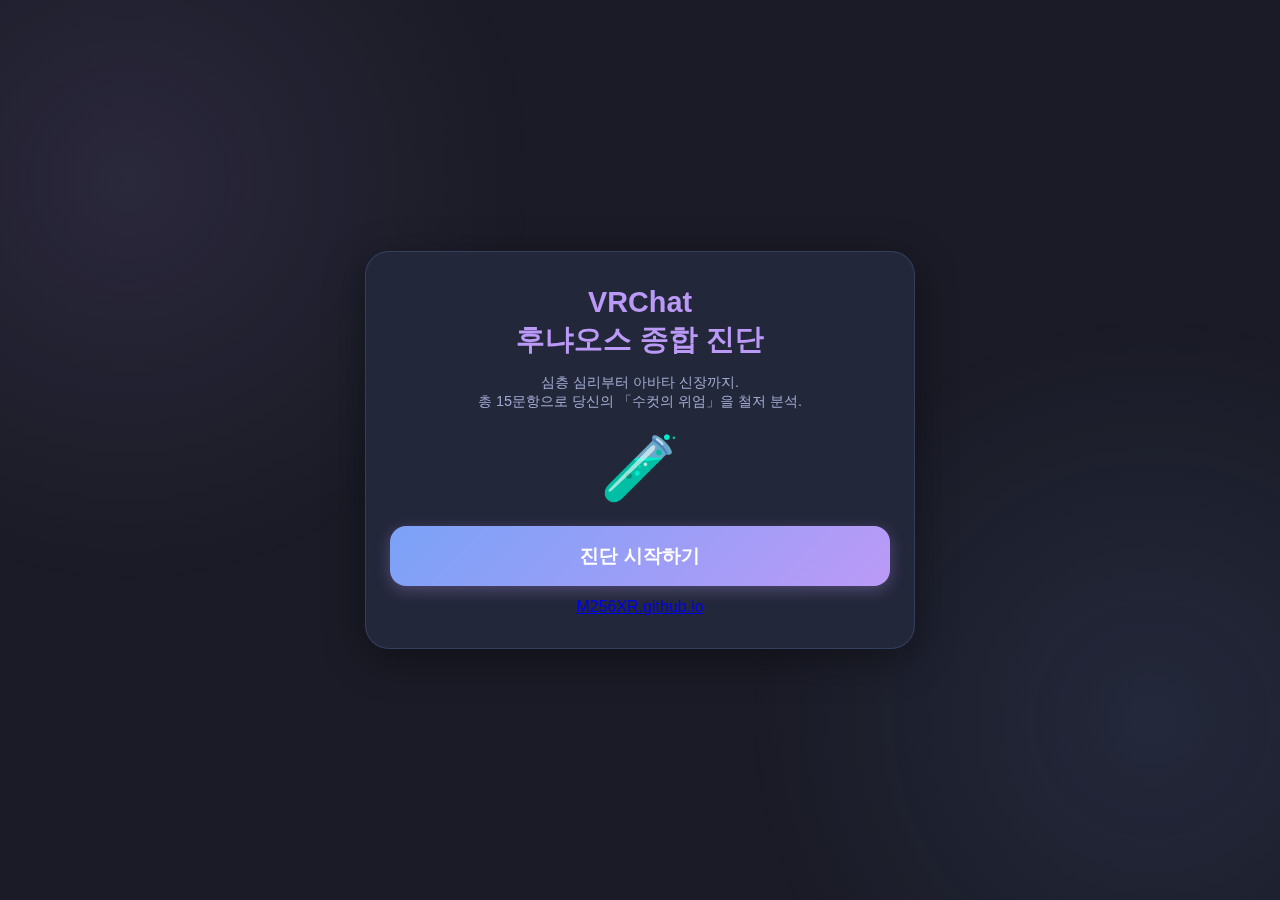
<file: funya/index.html>
<!DOCTYPE html>
<html lang="ko">
<head>
    <meta charset="UTF-8">
    <meta name="viewport" content="width=device-width, initial-scale=1.0, maximum-scale=1.0, user-scalable=no">
    <title>VRChat 후냐오스 종합 진단</title>
    <!-- CSS 파일 로드 -->
    <link rel="stylesheet" href="style.css">
</head>
<body>

    <!-- 배경 이펙트 -->
    <div class="bg-decoration"></div>

    <!-- 시작 화면 -->
    <div class="container" id="start-screen">
        <h1>VRChat<br>후냐오스 종합 진단</h1>
        <p class="subtitle">심층 심리부터 아바타 신장까지.<br>총 15문항으로 당신의 「수컷의 위엄」을 철저 분석.</p>
        <div class="icon-area">🧪</div>
        <button class="btn start-btn" onclick="startQuiz()">진단 시작하기</button>
        <div class="footer-credit"><a href="https://github.com/Kamilake/M256XR.github.io" target="_blank" rel="noopener noreferrer">M256XR.github.io</a></div>
    </div>

    <!-- 퀴즈 화면 -->
    <div class="container hidden" id="quiz-screen">
        <div class="progress-container">
            <div class="progress-fill" id="progress"></div>
        </div>
        <div class="quiz-header">
            <span class="q-label">QUESTION</span>
            <span class="q-count" id="q-count">01 / 15</span>
        </div>
        <h2 id="question-text">질문 로딩 중...</h2>
        <div id="options-container">
            <!-- JS로 버튼 생성 -->
        </div>
    </div>

    <!-- 결과 화면 -->
    <div class="container hidden" id="result-screen">
        <h2>진단 결과</h2>
        <div class="result-wrapper">
            <div id="result-type">판정 중...</div>
            <div class="score-area">
                <span class="score-label">후냐오스도</span>
                <span id="result-score">0%</span>
            </div>
            <div id="result-tags"></div>
            <div class="radar-chart-placeholder">
                <!-- 간이 파라미터 표시 -->
                <ul id="result-params"></ul>
            </div>
            <p id="result-text">텍스트</p>
        </div>
        
        <button class="btn share-btn" onclick="shareTwitter()">𝕏 (Twitter)에 포스트</button>
        <button class="btn share-btn discord-share-btn" onclick="shareWithImage()">📤 Discord 등에 공유</button>
        <button class="btn retry-btn" onclick="location.reload()">처음으로 돌아가기</button>
    </div>

    <!-- JS 파일 로드 -->
    <script src="script.js"></script>
</body>
</html>
</file>
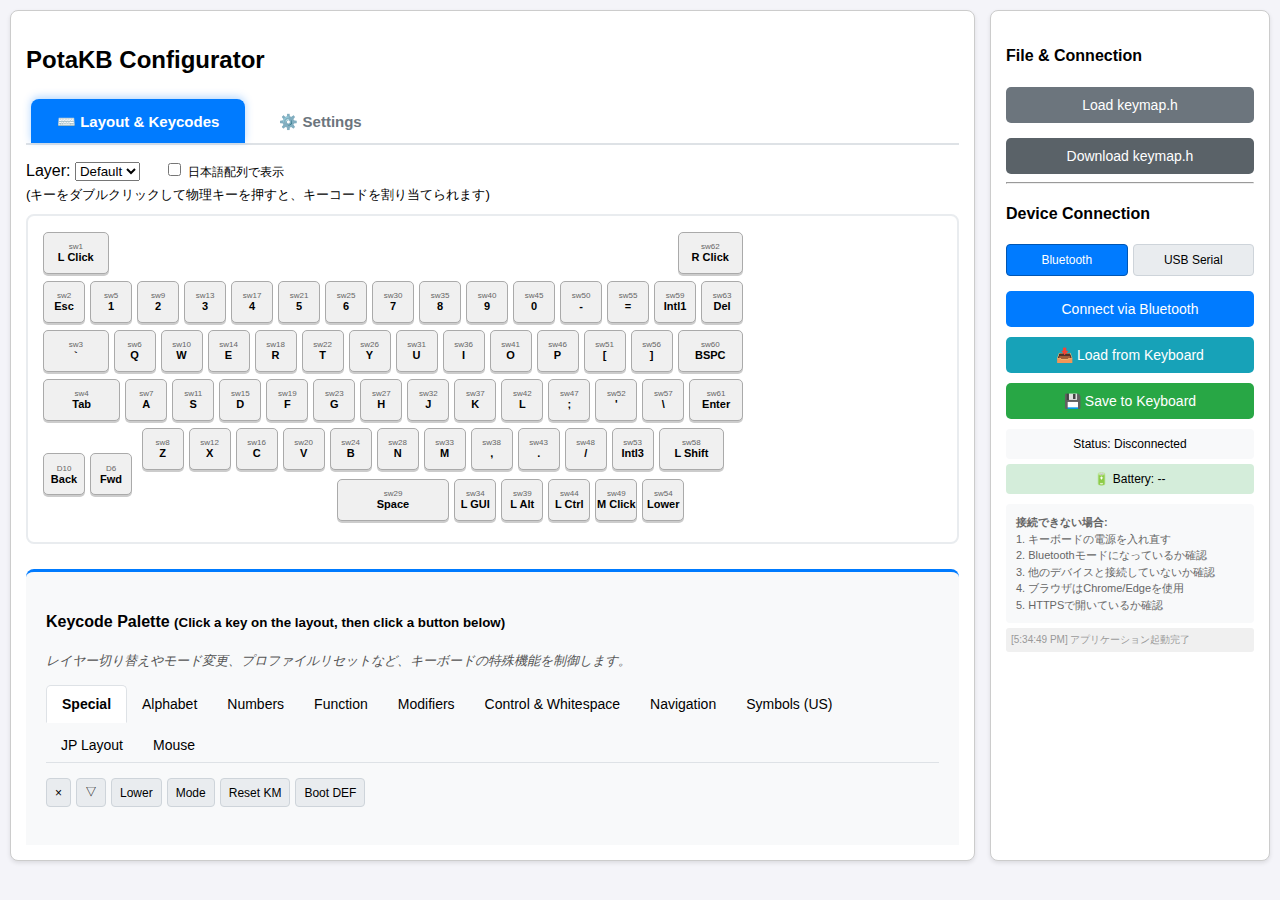
<file: poke/index.html>
<!DOCTYPE html>
<html lang="ja">
<head>
    <meta charset="UTF-8">
    <meta name="viewport" content="width=device-width, initial-scale=1.0, maximum-scale=1.0, user-scalable=no">
    <title>PotaKB Enhanced Configurator</title>
    <link rel="stylesheet" href="style.css">
</head>
<body>
    <div id="top-panel">
        <div id="keyboard-area" class="config-section">
            <h2>PotaKB Configurator</h2>
            
            <!-- メインタブ -->
            <div class="main-tabs">
                <button class="main-tab-button active" data-tab="layout">⌨️ Layout & Keycodes</button>
                <button class="main-tab-button" data-tab="settings">⚙️ Settings</button>
            </div>
            
            <!-- レイアウト＆キーコードタブ -->
            <div class="main-tab-content active" id="layout-tab">
                <div style="margin-bottom: 10px;">
                    Layer: <select id="layer-selector"><option value="0">Default</option><option value="1">Lower</option></select>
                    <label style="margin-left: 20px; font-size: 12px;">
                        <input type="checkbox" id="jis-layout-toggle"> 日本語配列で表示
                    </label>
                    <small style="display: block; margin-top: 5px;">(キーをダブルクリックして物理キーを押すと、キーコードを割り当てられます)</small>
                </div>
                <div id="keyboard-container"></div>
                
                <!-- Keycode Palette -->
                <div id="palette-area">
                    <h4>Keycode Palette <small>(Click a key on the layout, then click a button below)</small></h4>
                    <p id="palette-description"></p>
                    <div id="tab-buttons-container"></div>
                    <div id="tab-content-container"></div>
                    <p id="key-description">&nbsp;</p>
                </div>
            </div>
            
            <!-- 設定タブ -->
            <div class="main-tab-content" id="settings-tab">
                <!-- マウス設定 -->
                <div class="settings-section">
                    <h3>🖱️ マウス設定 (USB)</h3>
                    <div class="settings-grid">
                        <div class="setting-item">
                            <label>最高速度:</label>
                            <input type="number" step="0.1" id="MOUSE_HIGH_SPEED">
                        </div>
                        <div class="setting-item">
                            <label>低速最高速度:</label>
                            <input type="number" step="0.1" id="MOUSE_LOW_SPEED">
                        </div>
                        <div class="setting-item">
                            <label>加速閾値:</label>
                            <input type="number" id="MOUSE_ACCEL_THRESHOLD">
                        </div>
                    </div>
                    <div class="setting-description">
                        <p><strong>最高速度:</strong> マウスカーソルの最大移動速度</p>
                        <p><strong>低速最高速度:</strong> 精密操作時の最大速度</p>
                        <p><strong>加速閾値:</strong> 低速から高速に切り替わる傾き</p>
                    </div>
                </div>
                
                <!-- マウス設定 (Bluetooth) -->
                <div class="settings-section">
                    <h3>🖱️ マウス設定 (Bluetooth)</h3>
                    <div class="settings-grid">
                        <div class="setting-item">
                            <label>最高速度:</label>
                            <input type="number" step="0.1" id="MOUSE_HIGH_SPEED_BT">
                        </div>
                    </div>
                    <div class="setting-description">
                        <p><strong>Bluetooth専用:</strong> Bluetooth接続時のマウス最高速度（USB設定とは独立）</p>
                    </div>
                </div>
                
                <!-- スティック設定 -->
                <div class="settings-section">
                    <h3>🎯 スティック設定</h3>
                    <div class="settings-grid">
                        <div class="setting-item">
                            <label>中心X座標:</label>
                            <input type="number" id="STICK_CENTER_X">
                        </div>
                        <div class="setting-item">
                            <label>中心Y座標:</label>
                            <input type="number" id="STICK_CENTER_Y">
                        </div>
                        <div class="setting-item">
                            <label>デッドゾーン:</label>
                            <input type="number" id="STICK_DEADZONE">
                        </div>
                        <div class="setting-item">
                            <label>スムージング:</label>
                            <input type="number" id="SMOOTHING_SAMPLES">
                        </div>
                    </div>
                    <div class="setting-description">
                        <p><strong>中心X/Y座標:</strong> アナログスティックの中心位置（キャリブレーション）</p>
                        <p><strong>デッドゾーン:</strong> 反応しない範囲（ドリフト防止）</p>
                        <p><strong>スムージング:</strong> 移動を滑らかにするサンプル数</p>
                    </div>
                </div>
                
                <!-- スクロール設定 (USB) -->
                <div class="settings-section">
                    <h3>📜 スクロール設定 (USB)</h3>
                    <div class="settings-grid">
                        <div class="setting-item">
                            <label>最小閾値:</label>
                            <input type="number" id="SCROLL_MIN_THRESHOLD">
                        </div>
                        <div class="setting-item">
                            <label>最大閾値:</label>
                            <input type="number" id="SCROLL_MAX_THRESHOLD">
                        </div>
                        <div class="setting-item">
                            <label>最小速度:</label>
                            <input type="number" step="0.1" id="SCROLL_MIN_SPEED">
                        </div>
                        <div class="setting-item">
                            <label>最大速度:</label>
                            <input type="number" step="0.1" id="SCROLL_MAX_SPEED">
                        </div>
                        <div class="setting-item">
                            <label>間隔(ms):</label>
                            <input type="number" id="SCROLL_INTERVAL_MS">
                        </div>
                    </div>
                    <div class="setting-description">
                        <p><strong>最小/最大閾値:</strong> スクロール反応の傾き範囲</p>
                        <p><strong>最小/最大速度:</strong> スクロールの速度範囲</p>
                        <p><strong>間隔:</strong> スクロールイベントの送信間隔</p>
                    </div>
                </div>
                
                <!-- スクロール設定 (Bluetooth) -->
                <div class="settings-section">
                    <h3>📜 スクロール設定 (Bluetooth)</h3>
                    <div class="settings-grid">
                        <div class="setting-item">
                            <label>最小速度:</label>
                            <input type="number" step="0.1" id="SCROLL_MIN_SPEED_BT">
                        </div>
                        <div class="setting-item">
                            <label>最大速度:</label>
                            <input type="number" step="0.1" id="SCROLL_MAX_SPEED_BT">
                        </div>
                    </div>
                    <div class="setting-description">
                        <p><strong>Bluetooth専用:</strong> Bluetooth接続時のスクロール速度（USB設定とは独立）</p>
                    </div>
                </div>
                
                <!-- 電源管理 -->
                <div class="settings-section">
                    <h3>💤 電源管理</h3>
                    <div class="settings-grid">
                        <div class="setting-item">
                            <label>スリープ時間(ms):</label>
                            <input type="number" id="SLEEP_TIMEOUT">
                        </div>
                        <div class="setting-item">
                            <label>LED明るさ:</label>
                            <input type="number" id="LED_BRIGHTNESS">
                        </div>
                        <div class="setting-item">
                            <label>点滅間隔(ms):</label>
                            <input type="number" id="BLINK_INTERVAL_MS">
                        </div>
                    </div>
                    <div class="setting-description">
                        <p><strong>スリープ時間:</strong> 無操作時にスリープモードに入るまでの時間</p>
                        <p><strong>LED明るさ:</strong> ステータスLEDの明るさ（0-255）</p>
                        <p><strong>点滅間隔:</strong> LED点滅の間隔</p>
                    </div>
                </div>
            </div>
        </div>
        
        <div id="settings-area" class="config-section">
            <h4>File & Connection</h4>
            <input type="file" id="file-importer" accept=".h">
            <label for="file-importer">Load keymap.h</label>
            <button id="generate-button">Download keymap.h</button>
            
            <hr>
            <h4>Device Connection</h4>
            <div class="connection-tabs">
                <div class="connection-tab active" data-type="bluetooth">Bluetooth</div>
                <div class="connection-tab" data-type="usb">USB Serial</div>
            </div>
            <div id="bluetooth-section">
                <button id="connect-button">Connect via Bluetooth</button>
                <button id="disconnect-button" style="display: none;">Disconnect Bluetooth</button>
            </div>
            <div id="usb-section" style="display: none;">
                <button id="connect-usb-button">Connect via USB Serial</button>
                <button id="disconnect-usb-button" style="display: none;">Disconnect USB</button>
            </div>
            <button id="load-from-keyboard-button" disabled>📥 Load from Keyboard</button>
            <button id="save-to-keyboard-button" disabled>💾 Save to Keyboard</button>
            <div id="connection-status">Status: Disconnected</div>
            <div id="battery-info">🔋 Battery: --</div>
            <div class="help-text">
                <strong>接続できない場合:</strong><br>
                <span id="bt-help-text">
                1. キーボードの電源を入れ直す<br>
                2. Bluetoothモードになっているか確認<br>
                3. 他のデバイスと接続していないか確認<br>
                4. ブラウザはChrome/Edgeを使用<br>
                5. HTTPSで開いているか確認
                </span>
                <span id="usb-help-text" style="display: none;">
                1. USBケーブルでキーボードを接続<br>
                2. ブラウザはChrome/Edgeを使用<br>
                3. 必要に応じてシリアルポート許可を確認
                </span>
            </div>
            <div class="debug-info" id="debug-log"></div>
        </div>
    </div>

    <script src="script.js"></script>
</body>
</html>
</file>
<file: funya/style.css>
:root {
    --bg-dark: #1a1b26;
    --card-bg: rgba(36, 40, 59, 0.95);
    --primary: #bb9af7;
    --secondary: #7aa2f7;
    --accent: #f7768e;
    --text-main: #c0caf5;
    --btn-bg: #414868;
}

* {
    box-sizing: border-box;
    -webkit-tap-highlight-color: transparent;
}

body {
    font-family: "Helvetica Neue", Arial, "Hiragino Kaku Gothic ProN", sans-serif;
    background-color: var(--bg-dark);
    color: var(--text-main);
    margin: 0;
    padding: 15px;
    min-height: 100vh;
    display: flex;
    justify-content: center;
    align-items: center;
    overflow-x: hidden;
}

/* 背景の装飾 */
.bg-decoration {
    position: fixed;
    top: 0; left: 0; width: 100%; height: 100%;
    background-image: 
        radial-gradient(circle at 10% 20%, rgba(187, 154, 247, 0.1) 0%, transparent 30%),
        radial-gradient(circle at 90% 80%, rgba(122, 162, 247, 0.1) 0%, transparent 30%);
    z-index: -1;
    pointer-events: none;
}

.container {
    background-color: var(--card-bg);
    width: 100%;
    max-width: 550px;
    padding: 2rem 1.5rem;
    border-radius: 24px;
    box-shadow: 0 10px 40px rgba(0,0,0,0.4);
    border: 1px solid rgba(122, 162, 247, 0.2);
    backdrop-filter: blur(10px);
    text-align: center;
    animation: fadeIn 0.5s ease;
}

@keyframes fadeIn {
    from { opacity: 0; transform: translateY(10px); }
    to { opacity: 1; transform: translateY(0); }
}

h1 {
    color: var(--primary);
    margin: 0 0 10px 0;
    font-size: 1.8rem;
    line-height: 1.3;
}

.subtitle {
    font-size: 0.9rem;
    opacity: 0.8;
    margin-bottom: 20px;
}

.icon-area {
    font-size: 4rem;
    margin: 20px 0;
}

/* ボタン共通設定 */
.btn {
    display: flex;
    align-items: center;
    justify-content: center;
    width: 100%;
    min-height: 60px; /* スマホでの押しやすさ確保 */
    padding: 12px 20px;
    margin: 12px 0;
    border: none;
    border-radius: 16px;
    font-size: 1rem;
    font-weight: bold;
    cursor: pointer;
    transition: all 0.2s;
    touch-action: manipulation;
    user-select: none;
}

.start-btn {
    background: linear-gradient(135deg, var(--secondary), var(--primary));
    color: white;
    font-size: 1.2rem;
    box-shadow: 0 4px 15px rgba(187, 154, 247, 0.3);
}

.btn-option {
    background: var(--btn-bg);
    color: var(--text-main);
    justify-content: flex-start;
    text-align: left;
    line-height: 1.4;
    border: 2px solid transparent;
}

/* PCのみホバー有効化 */
@media (hover: hover) {
    .btn-option:hover {
        background: #2f3549;
        border-color: var(--secondary);
        transform: translateX(5px);
    }
}

.btn-option:active {
    background: var(--secondary);
    color: white;
    transform: scale(0.98);
}

.hidden { display: none !important; }

/* プログレスバー */
.progress-container {
    width: 100%;
    height: 6px;
    background: rgba(0,0,0,0.3);
    border-radius: 3px;
    margin-bottom: 15px;
    overflow: hidden;
}
.progress-fill {
    height: 100%;
    width: 0%;
    background: var(--primary);
    transition: width 0.3s ease;
}

.quiz-header {
    display: flex;
    justify-content: space-between;
    font-size: 0.85rem;
    color: var(--secondary);
    margin-bottom: 10px;
    font-weight: bold;
}

#question-text {
    font-size: 1.1rem;
    min-height: 4em;
    display: flex;
    align-items: center;
    justify-content: center;
    margin-bottom: 20px;
}

/* 結果画面 */
.result-wrapper {
    background: rgba(0,0,0,0.2);
    border-radius: 16px;
    padding: 20px;
    margin-bottom: 20px;
}

#result-type {
    font-size: 1.6rem;
    color: var(--accent);
    font-weight: bold;
    margin-bottom: 10px;
    text-shadow: 0 0 10px rgba(247, 118, 142, 0.3);
}

.score-area {
    font-size: 1.2rem;
    margin-bottom: 15px;
    color: white;
}
#result-score {
    font-size: 2.5rem;
    font-weight: bold;
    color: var(--primary);
    margin-left: 10px;
}

#result-tags {
    display: flex;
    flex-wrap: wrap;
    justify-content: center;
    gap: 8px;
    margin-bottom: 15px;
}

.tag {
    font-size: 0.8rem;
    padding: 4px 10px;
    border-radius: 20px;
    background: rgba(122, 162, 247, 0.1);
    border: 1px solid var(--secondary);
    color: var(--secondary);
}

#result-params {
    list-style: none;
    padding: 0;
    text-align: left;
    font-size: 0.9rem;
    margin: 15px 0;
    border-top: 1px solid rgba(255,255,255,0.1);
    padding-top: 15px;
}
#result-params li {
    margin-bottom: 5px;
}

#result-text {
    font-size: 0.95rem;
    line-height: 1.7;
    text-align: left;
}

.share-btn {
    background: #000;
    color: #fff;
    border: 1px solid #333;
}
.retry-btn {
    background: transparent;
    border: 1px solid var(--btn-bg);
    color: var(--text-main);
}
</file>
<file: poke/style.css>
* { 
    box-sizing: border-box; 
}

body { 
    font-family: -apple-system, BlinkMacSystemFont, "Segoe UI", Roboto, sans-serif; 
    margin: 0;
    padding: 10px;
    background-color: #f4f4f9;
    overflow-x: hidden;
}

#top-panel { 
    display: flex; 
    gap: 15px; 
    width: 100%; 
    flex-wrap: wrap; 
}

.config-section { 
    border: 1px solid #ccc; 
    padding: 15px; 
    border-radius: 8px; 
    background-color: #fff; 
    box-shadow: 0 2px 4px rgba(0,0,0,0.1); 
}

#keyboard-area { 
    flex: 1 1 780px; 
    min-width: 300px; 
}

#settings-area { 
    flex: 0 0 280px; 
    min-width: 280px; 
}

@media (max-width: 768px) {
    body { 
        padding: 5px; 
    }
    
    #top-panel { 
        flex-direction: column; 
        gap: 10px; 
    }
    
    #keyboard-area, #settings-area { 
        flex: 1 1 auto; 
        min-width: 100%; 
        width: 100%; 
    }
    
    .config-section { 
        padding: 10px; 
    }
    
    h2 { 
        font-size: 18px; 
        margin: 0 0 10px 0; 
    }
    
    h4 { 
        font-size: 16px; 
        margin: 10px 0 8px 0; 
    }
    
    #keyboard-container { 
        overflow-x: auto; 
        -webkit-overflow-scrolling: touch; 
        padding: 5px; 
    }
    
    .key-row { 
        height: 36px; 
        margin-bottom: 4px; 
    }
    
    .key { 
        height: 34px; 
        font-size: 9px; 
        min-width: 34px; 
    }
    
    .key-name { 
        font-size: 7px; 
    }
    
    .palette-key { 
        padding: 8px 10px; 
        font-size: 13px; 
        min-width: 44px; 
        min-height: 44px; 
        display: flex; 
        align-items: center; 
        justify-content: center; 
    }
    
    .palette-keys { 
        gap: 8px; 
    }
    
    .tab-button { 
        padding: 12px 10px; 
        font-size: 13px; 
        flex: 1; 
    }
    
    #tab-buttons-container { 
        display: flex; 
        flex-wrap: wrap; 
        gap: 5px; 
    }
    
    button, label[for="file-importer"] { 
        padding: 14px 15px; 
        font-size: 15px; 
        min-height: 48px; 
    }
    
    input[type="number"] { 
        font-size: 16px; 
        padding: 8px; 
    }
    
    .setting-item { 
        flex-direction: column; 
        align-items: flex-start; 
        gap: 5px; 
    }
    
    .setting-item input { 
        width: 100%; 
        margin-left: 0; 
    }
    
    .connection-tabs { 
        flex-direction: column; 
    }
    
    .connection-tab { 
        padding: 12px; 
        font-size: 14px; 
    }
}

@media (max-width: 380px) {
    .key { 
        height: 30px; 
        font-size: 8px; 
        min-width: 30px; 
    }
    
    .key-row { 
        height: 32px; 
    }
    
    .key-name { 
        font-size: 6px; 
    }
}

#keyboard-container { 
    padding: 15px;
    background-color: #fff;
    border-radius: 8px;
    border: 2px solid #e9ecef;
    margin-bottom: 15px;
}

.key-row { 
    display: flex; 
    gap: 5px; 
    margin-bottom: 5px; 
    align-items: center; 
    position: relative; 
    height: 44px; 
}

.key { 
    height: 42px; 
    border: 1px solid #aaa; 
    border-radius: 5px; 
    display: flex; 
    flex-direction: column; 
    align-items: center; 
    justify-content: center; 
    font-size: 11px; 
    cursor: pointer; 
    background-color: #f0f0f0; 
    user-select: none; 
    transition: all 0.2s; 
    box-shadow: 0 2px 0 #ccc; 
    flex-shrink: 0; 
}

.key:hover, .key:active { 
    background-color: #dcedff; 
    border-color: #007bff; 
}

.key.selected { 
    border-color: #dc3545; 
    background-color: #f8d7da; 
    box-shadow: 0 2px 0 #e49197; 
    outline: 2px solid #dc3545; 
}

.key.waiting-capture { 
    background-color: #d4edda; 
    border-color: #28a745; 
    outline: 2px solid #28a745; 
    box-shadow: 0 0 10px rgba(40, 167, 69, 0.5); 
}

.key-name { 
    font-size: 8px; 
    color: #666; 
}

.key-code { 
    font-weight: bold; 
}

#tab-buttons-container { 
    border-bottom: 1px solid #dee2e6; 
    margin-bottom: 10px; 
}

.tab-button { 
    background: none; 
    border: none; 
    padding: 10px 15px; 
    cursor: pointer; 
    font-size: 14px; 
    border-radius: 5px 5px 0 0; 
    margin-bottom: -1px; 
}

.tab-button.active { 
    background-color: #fff; 
    border: 1px solid #dee2e6; 
    border-bottom: 1px solid #fff; 
    font-weight: bold; 
}

.tab-content { 
    display: none; 
}

.tab-content.active { 
    display: block; 
}

.palette-keys { 
    display: flex; 
    flex-wrap: wrap; 
    gap: 5px; 
}

.palette-key { 
    padding: 5px 8px; 
    font-size: 12px; 
    background-color: #e9ecef; 
    border: 1px solid #ced4da; 
    border-radius: 4px; 
    cursor: pointer; 
}

.palette-key:hover, .palette-key:active { 
    background-color: #007bff; 
    color: white; 
    border-color: #0056b3; 
}

.setting-item { 
    display: flex; 
    justify-content: space-between; 
    align-items: center; 
    margin-bottom: 10px; 
}

.setting-item label { 
    font-size: 12px; 
    font-weight: 500; 
}

.setting-item input { 
    width: 80px; 
    text-align: right; 
    padding: 5px; 
    border: 1px solid #ced4da; 
    border-radius: 4px; 
}

.setting-category { 
    margin-top: 15px; 
    padding-top: 15px; 
    border-top: 1px solid #dee2e6; 
}

.setting-category:first-child { 
    margin-top: 0; 
    padding-top: 0; 
    border-top: none; 
}

.category-title { 
    font-size: 13px; 
    font-weight: bold; 
    color: #495057; 
    margin-bottom: 10px; 
}

button, label[for="file-importer"] { 
    padding: 10px 15px; 
    border-radius: 5px; 
    border: none; 
    cursor: pointer; 
    font-size: 14px; 
    margin-top: 5px; 
}

#generate-button { 
    background-color: #5a6268; 
    color: white; 
    width: 100%; 
}

label[for="file-importer"] { 
    background-color: #6c757d; 
    color: white; 
    display: block; 
    text-align: center; 
    margin-bottom: 10px; 
}

#connect-button, #connect-usb-button { 
    background-color: #007bff; 
    color: white; 
    width: 100%; 
    margin-bottom: 5px; 
}

#disconnect-button, #disconnect-usb-button {
    background-color: #dc3545;
    color: white;
    width: 100%;
    margin-bottom: 5px;
}

#save-to-keyboard-button { 
    background-color: #28a745; 
    color: white; 
    width: 100%; 
    margin-top: 10px; 
}

#load-from-keyboard-button { 
    background-color: #17a2b8; 
    color: white; 
    width: 100%; 
    margin-top: 5px; 
}

#save-settings-button { 
    background-color: #007bff; 
    color: white; 
    width: 100%; 
    margin-top: 5px; 
}

#load-settings-button { 
    background-color: #6c757d; 
    color: white; 
    width: 100%; 
    margin-top: 5px; 
}

#connection-status { 
    margin-top: 10px; 
    font-size: 12px; 
    text-align: center; 
    padding: 8px; 
    border-radius: 4px; 
    background-color: #f8f9fa; 
}

#battery-info { 
    margin-top: 5px; 
    font-size: 12px; 
    text-align: center; 
    padding: 8px; 
    border-radius: 4px; 
    background-color: #d4edda; 
}

input[type="file"] { 
    display: none; 
}

.debug-info { 
    font-size: 10px; 
    color: #999; 
    margin-top: 5px; 
    padding: 5px; 
    background-color: #f0f0f0; 
    border-radius: 3px; 
    max-height: 100px; 
    overflow-y: auto; 
}

#palette-description { 
    font-style: italic; 
    color: #555; 
    margin-top: 10px; 
    margin-bottom: 10px; 
    font-size: 13px; 
}

#key-description { 
    min-height: 1.2em; 
    font-size: 12px; 
    color: #333; 
    background-color: #f8f9fa; 
    padding: 5px 8px; 
    border-radius: 4px; 
    margin-top: 10px; 
}

.connection-tabs { 
    display: flex; 
    gap: 5px; 
    margin-bottom: 10px; 
}

.connection-tab { 
    flex: 1; 
    padding: 8px; 
    background-color: #e9ecef; 
    border: 1px solid #ced4da; 
    border-radius: 4px; 
    cursor: pointer; 
    text-align: center; 
    font-size: 12px; 
}

.connection-tab.active { 
    background-color: #007bff; 
    color: white; 
    border-color: #0056b3; 
}

#palette-area { 
    margin-top: 25px; 
    padding-top: 20px; 
    border-top: 3px solid #007bff;
    background-color: #f8f9fa;
    padding: 20px;
    border-radius: 8px;
}

.help-text { 
    font-size: 11px; 
    color: #666; 
    margin-top: 10px; 
    padding: 10px; 
    background-color: #f8f9fa; 
    border-radius: 4px; 
    line-height: 1.5; 
}

/* メインタブ */
.main-tabs {
    display: flex;
    gap: 8px;
    margin-bottom: 0;
    border-bottom: 2px solid #dee2e6;
    flex-wrap: wrap;
    padding: 0 5px;
}

.main-tab-button {
    background: none;
    border: none;
    padding: 12px 24px;
    cursor: pointer;
    font-size: 15px;
    font-weight: 600;
    border-radius: 8px 8px 0 0;
    transition: all 0.2s;
    color: #6c757d;
    border: 2px solid transparent;
    border-bottom: none;
}

.main-tab-button:hover {
    background-color: #f8f9fa;
    color: #495057;
}

.main-tab-button.active {
    background-color: #007bff;
    color: white;
    box-shadow: 0 -2px 8px rgba(0,123,255,0.3);
    border-color: #007bff;
    border-bottom: none;
}

.main-tab-content {
    display: none;
    padding: 15px 0;
    max-height: calc(100vh - 200px);
    overflow-y: auto;
}

.main-tab-content.active {
    display: block;
}

.main-tab-content::-webkit-scrollbar {
    width: 8px;
}

.main-tab-content::-webkit-scrollbar-track {
    background: #f1f1f1;
    border-radius: 4px;
}

.main-tab-content::-webkit-scrollbar-thumb {
    background: #888;
    border-radius: 4px;
}

.main-tab-content::-webkit-scrollbar-thumb:hover {
    background: #555;
}

/* 設定グリッド */
.settings-section {
    margin-bottom: 30px;
    padding-bottom: 30px;
    border-bottom: 2px solid #e9ecef;
}

.settings-section:last-child {
    border-bottom: none;
    margin-bottom: 0;
    padding-bottom: 0;
}

.settings-section h3 {
    margin-top: 0;
    margin-bottom: 15px;
    color: #495057;
    font-size: 18px;
}

.settings-grid {
    display: grid;
    grid-template-columns: repeat(auto-fit, minmax(250px, 1fr));
    gap: 15px;
    margin-bottom: 20px;
}

.settings-grid .setting-item {
    display: flex;
    flex-direction: column;
    gap: 5px;
    padding: 12px;
    background-color: #f8f9fa;
    border-radius: 6px;
    border: 1px solid #dee2e6;
}

.settings-grid .setting-item label {
    font-size: 13px;
    font-weight: 600;
    color: #495057;
    margin-bottom: 3px;
}

.settings-grid .setting-item input {
    width: 100%;
    padding: 8px;
    font-size: 14px;
    border: 1px solid #ced4da;
    border-radius: 4px;
    text-align: left;
}

.setting-description {
    background-color: #e7f3ff;
    padding: 15px;
    border-radius: 6px;
    border-left: 4px solid #007bff;
}

.setting-description p {
    margin: 8px 0;
    font-size: 13px;
    line-height: 1.6;
}

.setting-description p strong {
    color: #0056b3;
}

@media (max-width: 768px) {
    .main-tabs {
        gap: 3px;
    }
    
    .main-tab-button {
        padding: 12px 12px;
        font-size: 13px;
        flex: 1;
        white-space: nowrap;
    }
    
    .settings-grid {
        grid-template-columns: 1fr;
        gap: 10px;
    }
    
    .settings-section {
        margin-bottom: 20px;
        padding-bottom: 20px;
    }
    
    .settings-section h3 {
        font-size: 16px;
    }
    
    #palette-area {
        padding: 15px 10px;
    }
}
</file>
